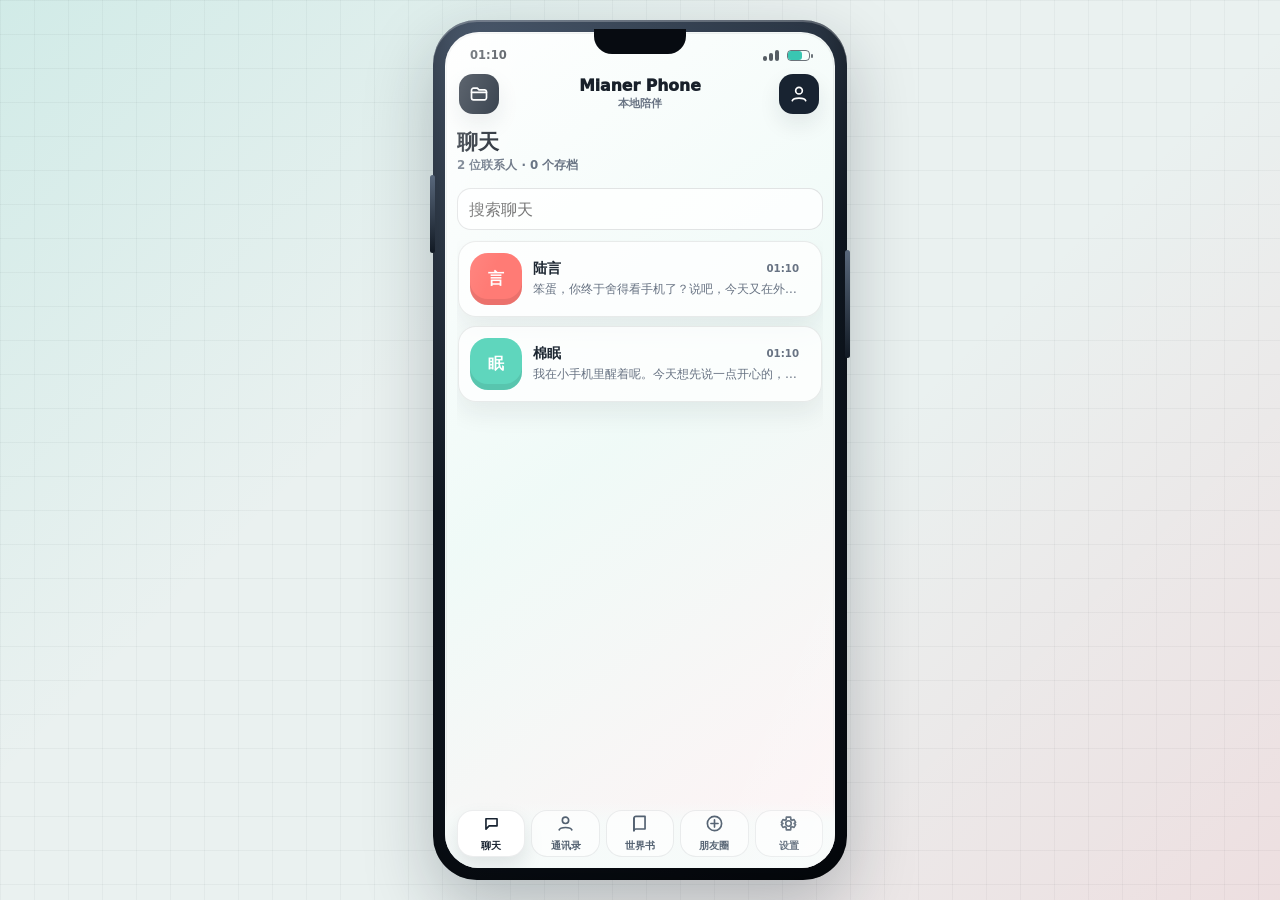
<file: index.html>
﻿<!doctype html>
<html lang="zh-CN">
<head>
  <meta charset="UTF-8">
  <meta name="viewport" content="width=device-width, initial-scale=1, viewport-fit=cover">
  <meta name="theme-color" content="#f6fbfa">
  <title>Mianer 恋人小手机</title>
  <link rel="icon" href="data:image/svg+xml,%3Csvg xmlns='http://www.w3.org/2000/svg' viewBox='0 0 64 64'%3E%3Crect width='64' height='64' rx='18' fill='%23ff7f8d'/%3E%3Cpath d='M20 23c0-5 4-9 9-9 3 0 5 1 7 4 2-3 4-4 7-4 5 0 9 4 9 9 0 11-16 21-16 21S20 34 20 23Z' fill='white'/%3E%3C/svg%3E">
  <link rel="stylesheet" href="styles.css">
  <link rel="stylesheet" href="session-upgrade.css">
</head>
<body>
  <main class="page" aria-label="Mianer 恋人小手机">
    <section class="device" aria-label="手机聊天应用">
      <div class="device-key key-left" aria-hidden="true"></div>
      <div class="device-key key-right" aria-hidden="true"></div>
      <div class="screen" id="screen">
        <header class="status-bar" aria-label="手机状态">
          <span id="clock">09:18</span>
          <span class="status-icons" aria-hidden="true">
            <span class="signal"><i></i><i></i><i></i></span>
            <span class="battery"><i></i></span>
          </span>
        </header>

        <header class="topbar">
          <button class="icon-button dark" id="globalArchiveButton" type="button" title="聊天记录管理" aria-label="聊天记录管理">
            <svg viewBox="0 0 24 24" aria-hidden="true"><path d="M3 7.5A2.5 2.5 0 0 1 5.5 5H10l2 2h6.5A2.5 2.5 0 0 1 21 9.5v7A2.5 2.5 0 0 1 18.5 19h-13A2.5 2.5 0 0 1 3 16.5v-9Z"/><path d="M3 10h18"/></svg>
          </button>
          <div class="brand">
            <strong>Mianer Phone</strong>
            <span id="connectionState">本地陪伴</span>
          </div>
          <button class="icon-button dark" id="userPersonaButton" type="button" title="User 人设" aria-label="User 人设">
            <svg viewBox="0 0 24 24" aria-hidden="true"><path d="M12 12a4 4 0 1 0 0-8 4 4 0 0 0 0 8Z"/><path d="M4 20c1.5-4 14.5-4 16 0"/></svg>
          </button>
        </header>

        <section class="viewport" aria-live="polite">
          <section class="view chat-view is-active" id="view-chat" data-view="chat" aria-label="聊天">
            <div class="chat-list-screen" id="chatListScreen">
              <div class="section-head chat-list-head">
                <div>
                  <h1>聊天</h1>
                  <p id="chatOverview">0 位联系人</p>
                </div>
              </div>
              <div class="search-row compact-search">
                <label class="sr-only" for="chatSearch">搜索聊天</label>
                <input id="chatSearch" type="search" placeholder="搜索聊天">
              </div>
              <div class="chat-list" id="chatList"></div>
            </div>

            <div class="conversation-screen" id="conversationScreen" hidden>
              <header class="conversation-head" id="conversationHead">
                <div class="conversation-left-tools">
                  <button class="icon-button light" id="backToChatsButton" type="button" title="返回聊天列表" aria-label="返回聊天列表">
                    <svg viewBox="0 0 24 24" aria-hidden="true"><path d="m15 18-6-6 6-6"/></svg>
                  </button>
                </div>
                <div class="conversation-title" id="conversationTitle"></div>
              </header>

              <section class="active-persona" id="activePersona" aria-label="当前联系人" hidden></section>
              <section class="world-hints" id="worldHints" aria-label="已命中的世界书"></section>
              <section class="messages" id="messages" aria-label="聊天记录"></section>

              <form class="composer" id="chatForm">
                <label class="sr-only" for="chatInput">输入消息</label>
                <button class="plus-button" id="plusButton" type="button" title="更多" aria-label="更多功能">
                  <svg viewBox="0 0 24 24" aria-hidden="true"><path d="M12 5v14M5 12h14"/></svg>
                </button>
                <div class="quote-preview" id="quotePreview" hidden>
                  <span id="quotePreviewText"></span>
                  <button class="quote-clear" id="clearQuoteButton" type="button" title="取消引用" aria-label="取消引用">
                    <svg viewBox="0 0 24 24" aria-hidden="true"><path d="M6 6l12 12M18 6 6 18"/></svg>
                  </button>
                </div>
                <textarea id="chatInput" rows="1" maxlength="1600" placeholder="对他说点什么..." autocomplete="off"></textarea>
                <button class="reply-button" id="replyButton" type="button" title="点击AI回复" aria-label="点击AI回复"><svg viewBox="0 0 24 24" aria-hidden="true"><path d="M12 2a10 10 0 1 0 10 10A10 10 0 0 0 12 2Z"/><path d="M12 8v5"/><path d="M12 16h.01"/></svg></button>
                <button class="send-button" id="sendButton" type="submit" title="发送" aria-label="发送消息">
                  <svg viewBox="0 0 24 24" aria-hidden="true"><path d="M4 12 20 4l-5 16-3-7-8-1Z"/><path d="m12 13 8-9"/></svg>
                </button>
              </form>
            </div>
          </section>

          <section class="view library-view" id="view-characters" data-view="characters" aria-label="通讯录">
            <div class="section-head">
              <div>
                <h1>通讯录</h1>
                <p id="characterCount">0 个联系人</p>
              </div>
              <button class="solid-button" id="addCharacterButton" type="button">添加联系人</button>
            </div>
            <div class="search-row compact-search">
              <label class="sr-only" for="characterSearch">搜索通讯录</label>
              <input id="characterSearch" type="search" placeholder="搜索姓名或人设信息">
            </div>
            <div class="contact-stats" id="contactStats"></div>
            <div class="list" id="characterList"></div>
          </section>

          <section class="view library-view" id="view-world" data-view="world" aria-label="世界书">
            <div class="section-head">
              <div>
                <h1>世界书</h1>
                <p id="worldCount">0 条设定</p>
              </div>
              <button class="solid-button" id="addWorldButton" type="button">添加条目</button>
            </div>
            <div class="search-row">
              <label class="sr-only" for="worldSearch">搜索世界书</label>
              <input id="worldSearch" type="search" placeholder="搜索标题、关键词或内容">
            </div>
            <div class="list" id="worldList"></div>
          </section>

          <section class="view moments-view" id="view-moments" data-view="moments" aria-label="朋友圈">
            <div class="section-head compact">
              <div>
                <h1>朋友圈</h1>
                <p id="momentsCount">0 条动态</p>
              </div>
              <button class="solid-button" id="addMomentButton" type="button">发动态</button>
            </div>
            <div class="moments-feed" id="momentsFeed"></div>
          </section>

          <section class="view settings-view" id="view-settings" data-view="settings" aria-label="设置">
            <div class="section-head compact">
              <div>
                <h1>设置</h1>
                <p>接口和会话</p>
              </div>
            </div>

            <form class="settings-form" id="settingsForm">
              <label>
                <span>模型平台</span>
                <select id="apiPlatform" name="platform">
                  <option value="openai">OpenAI</option>
                  <option value="gemini">Gemini</option>
                  <option value="deepseek">DeepSeek</option>
                  <option value="glm">GLM / 智谱</option>
                  <option value="MyAPI">MyAPI</option>
                </select>
              </label>
              <label>
                <span>API 地址</span>
                <input id="apiEndpoint" name="endpoint" type="url" placeholder="https://api.openai.com/v1/chat/completions" autocomplete="off">
              </label>
              <label>
                <span>API Key</span>
                <input id="apiKey" name="apiKey" type="password" placeholder="sk-... 或代理密钥" autocomplete="off">
              </label>
              <div class="two-fields">
                <label>
                  <span>模型</span>
                  <div class="select-wrapper"><select id="apiModel" name="model" style="width:100%"></select><input id="apiModelCustom" type="text" placeholder="或手动输入模型名" style="margin-top: 5px; display: none;"></div>
                </label>
                <label>
                  <span>温度</span>
                  <input id="temperature" name="temperature" type="number" min="0" max="2" step="0.01" placeholder="0.85" inputmode="decimal">
                </label>
              </div>
              <label class="checkline">
                <input id="rememberKey" name="rememberKey" type="checkbox">
                <span>在本机记住 Key</span>
              </label>
              <label class="checkline">
                <input id="manualReplyMode" name="manualReplyMode" type="checkbox"><span>手动点击按钮才会回复</span>
              </label>
              <input id="proxyMode" name="proxyMode" type="hidden" value="false">
              <input id="corsProxyMode" name="corsProxyMode" type="hidden" value="false">
              <div class="button-row">
                <button class="ghost-button" id="testButton" type="button">测试</button>
                <button class="solid-button" type="submit">保存</button>
              </div>
            </form>

            <div class="settings-actions">
              <button class="ghost-button" id="exportButton" type="button">导出设定</button>
              <button class="ghost-button" id="importButton" type="button">导入设定</button>
              <button class="danger-button" id="resetButton" type="button">恢复默认</button>
              <input class="sr-only" id="importFile" type="file" accept="application/json">
            </div>

            <p class="note" id="settingsNote">公开网页建议使用自己的服务端代理，再把代理地址填入这里。</p>
          </section>
        </section>

        <nav class="tabbar" aria-label="主导航">
          <button class="tab is-active" type="button" data-tab="chat" aria-label="聊天">
            <svg viewBox="0 0 24 24" aria-hidden="true"><path d="M5 6h14v9H9l-4 4V6Z"/></svg><span>聊天</span>
          </button>
          <button class="tab" type="button" data-tab="characters" aria-label="通讯录">
            <svg viewBox="0 0 24 24" aria-hidden="true"><path d="M12 12a4 4 0 1 0 0-8 4 4 0 0 0 0 8ZM4 20c1.5-4 14.5-4 16 0"/></svg><span>通讯录</span>
          </button>
          <button class="tab" type="button" data-tab="world" aria-label="世界书">
            <svg viewBox="0 0 24 24" aria-hidden="true"><path d="M5 5.5A2.5 2.5 0 0 1 7.5 3H19v16H7.5A2.5 2.5 0 0 0 5 21V5.5Z"/><path d="M5 5.5V21"/></svg><span>世界书</span>
          </button>
          <button class="tab" type="button" data-tab="moments" aria-label="朋友圈">
            <svg viewBox="0 0 24 24" aria-hidden="true"><path d="M12 21a9 9 0 1 0 0-18 9 9 0 0 0 0 18Z"/><path d="M7.5 12h9M12 7.5v9"/></svg><span>朋友圈</span>
          </button>
          <button class="tab" type="button" data-tab="settings" aria-label="设置">
            <svg viewBox="0 0 24 24" aria-hidden="true"><path d="M12 8.5a3.5 3.5 0 1 1 0 7 3.5 3.5 0 0 1 0-7Z"/><path d="m19 12 2-1.5-2-3.5-2.4 1a7.5 7.5 0 0 0-1.6-.9L14.7 4H9.3L9 7.1a7.5 7.5 0 0 0-1.6.9L5 7l-2 3.5L5 12l-2 1.5L5 17l2.4-1a7.5 7.5 0 0 0 1.6.9l.3 3.1h5.4l.3-3.1a7.5 7.5 0 0 0 1.6-.9L19 17l2-3.5L19 12Z"/></svg><span>设置</span>
          </button>
        </nav>

        <aside class="drawer" id="archiveDrawer" aria-hidden="true" aria-label="聊天记录管理">
          <div class="drawer-panel" role="dialog" aria-modal="true" aria-labelledby="archiveDrawerTitle">
            <div class="drawer-head">
              <div>
                <h2 id="archiveDrawerTitle">聊天记录管理</h2>
                <p id="archiveDrawerSubtitle">保存、载入和删除聊天存档。</p>
              </div>
              <button class="icon-button" id="closeArchiveDrawer" type="button" title="关闭" aria-label="关闭聊天记录管理">
                <svg viewBox="0 0 24 24" aria-hidden="true"><path d="M6 6l12 12M18 6 6 18"/></svg>
              </button>
            </div>
            <div class="archive-actions-main">
              <label class="archive-name-field">
                <span>存档名</span>
                <input id="archiveNameInput" type="text" maxlength="40" placeholder="给当前聊天命名">
              </label>
              <button class="solid-button" id="saveArchiveButton" type="button">保存当前聊天</button>
              <button class="ghost-button" id="startFreshArchiveButton" type="button">新聊天</button>
            </div>
            <div class="archive-toolbar">
              <div class="segmented" role="group" aria-label="存档筛选">
                <button class="is-active" type="button" data-archive-filter="current">当前联系人</button>
                <button type="button" data-archive-filter="all">全部</button>
              </div>
              <label class="sr-only" for="archiveSearch">搜索存档</label>
              <input id="archiveSearch" type="search" placeholder="搜索存档名">
            </div>
            <div class="archive-list" id="archiveList"></div>
          </div>
        </aside>

        <aside class="drawer" id="userPersonaDrawer" aria-hidden="true" aria-label="User 人设">
          <div class="drawer-panel" role="dialog" aria-modal="true" aria-labelledby="userPersonaDrawerTitle">
            <div class="drawer-head">
              <div>
                <h2 id="userPersonaDrawerTitle">User 人设</h2>
                <p>你的名字、头像字和人设会参与聊天提示词。</p>
              </div>
              <button class="icon-button" id="closeUserPersonaDrawer" type="button" title="关闭" aria-label="关闭 User 人设">
                <svg viewBox="0 0 24 24" aria-hidden="true"><path d="M6 6l12 12M18 6 6 18"/></svg>
              </button>
            </div>
            <form class="editor-form" id="userPersonaForm">
              <div class="two-fields user-profile-fields">
                <label>
                  <span>我的名字</span>
                  <input id="userNick" type="text" maxlength="28" placeholder="我的名字" autocomplete="off">
                </label>
                <label>
                  <span>头像字</span>
                  <input id="userAvatarText" type="text" maxlength="2" placeholder="我" autocomplete="off">
                </label>
              </div>
              <label>
                <span>我的人设</span>
                <textarea id="userPersona" rows="6" maxlength="1600" placeholder="写你的称呼、身份、关系、说话习惯和偏好"></textarea>
              </label>
              <label>
                <span>指令</span>
                <textarea id="userInstruction" rows="4" maxlength="1200" placeholder="你希望角色长期遵守的说话方式、边界或互动规则"></textarea>
              </label>
              <label>
                <span>拍一拍</span>
                <input id="userNudge" type="text" maxlength="40" placeholder="的脑袋" autocomplete="off">
              </label>
              <div class="button-row sticky-actions">
                <button class="ghost-button" id="resetUserPersonaButton" type="button">清空</button>
                <button class="solid-button" type="submit">保存</button>
              </div>
            </form>
          </div>
        </aside>

        <aside class="drawer" id="characterDrawer" aria-hidden="true" aria-label="编辑联系人">
          <div class="drawer-panel" role="dialog" aria-modal="true" aria-labelledby="characterDrawerTitle">
            <div class="drawer-head">
              <div>
                <h2 id="characterDrawerTitle">编辑联系人</h2>
                <p>TA 的关系、边界和说话习惯都会保存到本机。</p>
              </div>
              <button class="icon-button" id="closeCharacterDrawer" type="button" title="关闭" aria-label="关闭联系人编辑">
                <svg viewBox="0 0 24 24" aria-hidden="true"><path d="M6 6l12 12M18 6 6 18"/></svg>
              </button>
            </div>
            <form class="editor-form" id="characterForm">
              <input id="characterId" type="hidden">
              <div class="three-fields">
                <label>
                  <span>名字</span>
                  <input id="characterName" type="text" maxlength="24" placeholder="未命名联系人">
                </label>
                <label>
                  <span>头像字</span>
                  <input id="characterAvatar" type="text" maxlength="2" placeholder="TA">
                </label>
                <label>
                  <span>主色</span>
                  <input id="characterColor" type="color">
                </label>
              </div>
              <input id="characterTitle" type="hidden">
              <div class="mode-switches" aria-label="模式切换">
                <label class="mode-chip"><input id="modeOnline" name="characterMode" value="online" type="checkbox" checked><span>线上模式</span></label>
                <label class="mode-chip"><input id="modeOffline" name="characterMode" value="offline" type="checkbox"><span>线下模式</span></label>
                <label class="mode-chip"><input id="modeInnerVoice" name="characterMode" value="innerVoice" type="checkbox"><span>心声模式</span></label>
                <label class="mode-chip"><input id="modeDistance" name="characterMode" value="distance" type="checkbox"><span>异地模式</span></label>
              </div>
              <label>
                <span>人设信息</span>
                <textarea id="characterIntro" rows="4" maxlength="1600" placeholder="写事实、关系、称呼习惯、雷点、边界和相处记忆"></textarea>
              </label>
              <label>
                <span>开场白</span>
                <textarea id="characterGreeting" rows="3" maxlength="420" placeholder="可留空，不填就不会自动生成开场消息"></textarea>
              </label>
              <textarea id="characterSystem" hidden></textarea>
              <label><span>绑定/关联世界书设定项目</span><div id="characterWorldBooks" style="display: flex; flex-direction: column; gap: 8px; max-height: 150px; overflow-y: auto; background: rgba(24,32,42,0.03); border: 1px solid rgba(24,32,42,0.08); padding: 10px; border-radius: 14px; margin-top: 5px;"></div>
              </label>
              <div class="button-row sticky-actions">
                <button class="ghost-button" id="duplicateCharacterButton" type="button">复制</button>
                <button class="solid-button" type="submit">保存联系人</button>
              </div>
            </form>
          </div>
        </aside>

        <aside class="drawer" id="worldDrawer" aria-hidden="true" aria-label="编辑世界书">
          <div class="drawer-panel" role="dialog" aria-modal="true" aria-labelledby="worldDrawerTitle">
            <div class="drawer-head">
              <div>
                <h2 id="worldDrawerTitle">编辑世界书</h2>
                <p>命中关键词后会注入到当前联系人的提示词里。</p>
              </div>
              <button class="icon-button" id="closeWorldDrawer" type="button" title="关闭" aria-label="关闭世界书编辑">
                <svg viewBox="0 0 24 24" aria-hidden="true"><path d="M6 6l12 12M18 6 6 18"/></svg>
              </button>
            </div>
            <form class="editor-form" id="worldForm">
              <input id="worldId" type="hidden">
              <label>
                <span>标题</span>
                <input id="worldTitle" type="text" maxlength="50" placeholder="未命名设定">
              </label>
              <div class="two-fields">
                <label>
                  <span>范围</span>
                  <select id="worldScope"></select>
                </label>
                <label>
                  <span>优先级</span>
                  <input id="worldPriority" type="number" min="0" max="100" step="1" placeholder="10">
                </label>
              </div>
              <label>
                <span>触发关键词</span>
                <input id="worldKeywords" type="text" placeholder="睡前, 回家, 牵手">
              </label>
              <label class="checkline">
                <input id="worldAlways" type="checkbox">
                <span>始终注入</span>
              </label>
              <label class="checkline">
                <input id="worldEnabled" type="checkbox">
                <span>启用条目</span>
              </label>
              <label>
                <span>设定内容</span>
                <textarea id="worldContent" rows="8" maxlength="2600" placeholder="可留空"></textarea>
              </label>
              <div class="button-row sticky-actions">
                <button class="ghost-button" id="duplicateWorldButton" type="button">复制</button>
                <button class="solid-button" type="submit">保存条目</button>
              </div>
            </form>
          </div>
        </aside>

        <aside class="drawer" id="momentDrawer" aria-hidden="true" aria-label="发布朋友圈">
          <div class="drawer-panel" role="dialog" aria-modal="true" aria-labelledby="momentDrawerTitle">
            <div class="drawer-head">
              <div>
                <h2 id="momentDrawerTitle">发动态</h2>
                <p>这一条会保存在本机朋友圈里。</p>
              </div>
              <button class="icon-button" id="closeMomentDrawer" type="button" title="关闭" aria-label="关闭朋友圈编辑">
                <svg viewBox="0 0 24 24" aria-hidden="true"><path d="M6 6l12 12M18 6 6 18"/></svg>
              </button>
            </div>
            <form class="editor-form" id="momentForm">
              <label>
                <span>内容</span>
                <textarea id="momentContent" rows="5" maxlength="600" placeholder="写一条朋友圈"></textarea>
              </label>
              <label>
                <span>可见角色</span>
                <select id="momentAudience"></select>
              </label>
              <div class="button-row sticky-actions">
                <button class="ghost-button" id="clearMomentButton" type="button">清空</button>
                <button class="solid-button" type="submit">发布</button>
              </div>
            </form>
          </div>
        </aside>

        <aside class="action-sheet" id="transferSheet" aria-hidden="true" aria-label="转账">
          <div class="sheet-card" role="dialog" aria-modal="true" aria-labelledby="transferSheetTitle">
            <div class="sheet-head">
              <h2 id="transferSheetTitle">转账</h2>
              <button class="icon-button" id="closeTransferSheet" type="button" title="关闭" aria-label="关闭转账">
                <svg viewBox="0 0 24 24" aria-hidden="true"><path d="M6 6l12 12M18 6 6 18"/></svg>
              </button>
            </div>
            <form class="transfer-form" id="transferForm">
              <label class="amount-field">
                <span>￥</span>
                <input id="transferAmount" type="number" min="0.01" max="999999" step="0.01" inputmode="decimal" placeholder="0.00">
              </label>
              <label>
                <span>转账说明</span>
                <input id="transferNote" type="text" maxlength="40" placeholder="不用写也可以">
              </label>
              <button class="transfer-submit" type="submit">确认转账</button>
            </form>
          </div>
        </aside>
      </div>
    </section>
  </main>

  <script src="session-upgrade.js"></script>
  <script src="app.js"></script>
</body>
</html>
</file>
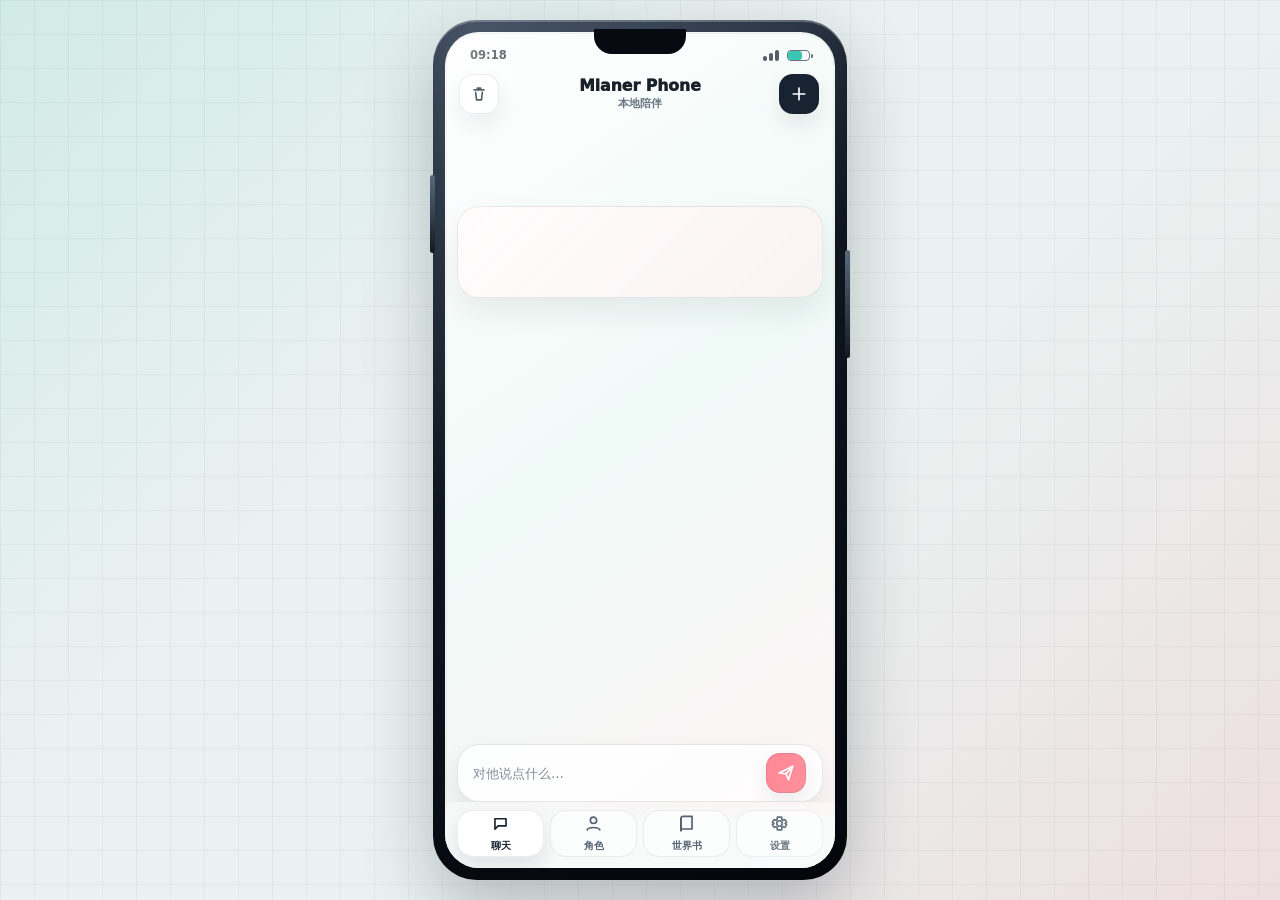
<file: outputs/index.html>
﻿<!doctype html>
<html lang="zh-CN">
<head>
  <meta charset="UTF-8">
  <meta name="viewport" content="width=device-width, initial-scale=1, viewport-fit=cover">
  <meta name="theme-color" content="#f6fbfa">
  <title>Mianer 恋人小手机</title>
  <link rel="stylesheet" href="styles.css">
</head>
<body>
  <main class="page" aria-label="Mianer 恋人小手机">
    <section class="device" aria-label="手机聊天应用">
      <div class="device-key key-left" aria-hidden="true"></div>
      <div class="device-key key-right" aria-hidden="true"></div>
      <div class="screen" id="screen">
        <header class="status-bar" aria-label="手机状态">
          <span id="clock">09:18</span>
          <span class="status-icons" aria-hidden="true">
            <span class="signal"><i></i><i></i><i></i></span>
            <span class="battery"><i></i></span>
          </span>
        </header>

        <header class="topbar">
          <button class="icon-button" id="clearChatButton" type="button" title="清空当前聊天" aria-label="清空当前聊天">
            <svg viewBox="0 0 24 24" aria-hidden="true"><path d="M7 7h10M10 7V5h4v2M8 10l1 9h6l1-9M6 7h12"/></svg>
          </button>
          <div class="brand">
            <strong>Mianer Phone</strong>
            <span id="connectionState">本地陪伴</span>
          </div>
          <button class="icon-button dark" id="newButton" type="button" title="新建" aria-label="新建">
            <svg viewBox="0 0 24 24" aria-hidden="true"><path d="M12 5v14M5 12h14"/></svg>
          </button>
        </header>

        <section class="viewport" aria-live="polite">
          <section class="view chat-view is-active" id="view-chat" data-view="chat" aria-label="聊天">
            <nav class="character-strip" id="characterStrip" aria-label="选择角色"></nav>

            <section class="active-persona" id="activePersona" aria-label="当前角色"></section>

            <section class="world-hints" id="worldHints" aria-label="已命中的世界书"></section>

            <section class="messages" id="messages" aria-label="聊天记录"></section>

            <form class="composer" id="chatForm">
              <label class="sr-only" for="chatInput">输入消息</label>
              <textarea id="chatInput" rows="1" maxlength="1600" placeholder="对他说点什么..." autocomplete="off"></textarea>
              <button class="reply-button" id="replyButton" type="button" title="点击AI回复" style="display:none; margin-right: 5px;"><svg viewBox="0 0 24 24" aria-hidden="true"><path d="M12 2a10 10 0 1 0 10 10A10 10 0 0 0 12 2zm1 14H11v-2h2zm0-3H11V7h2z"/></svg></button><button class="send-button" id="sendButton" type="submit" title="发送" aria-label="发送消息">
                <svg viewBox="0 0 24 24" aria-hidden="true"><path d="M4 12 20 4l-5 16-3-7-8-1Z"/><path d="m12 13 8-9"/></svg>
              </button>
            </form>
          </section>

          <section class="view library-view" id="view-characters" data-view="characters" aria-label="角色库">
            <div class="section-head">
              <div>
                <h1>角色</h1>
                <p id="characterCount">0 个角色</p>
              </div>
              <button class="solid-button" id="addCharacterButton" type="button">添加角色</button>
            </div>
            <div class="list" id="characterList"></div>
          </section>

          <section class="view library-view" id="view-world" data-view="world" aria-label="世界书">
            <div class="section-head">
              <div>
                <h1>世界书</h1>
                <p id="worldCount">0 条设定</p>
              </div>
              <button class="solid-button" id="addWorldButton" type="button">添加条目</button>
            </div>
            <div class="search-row">
              <label class="sr-only" for="worldSearch">搜索世界书</label>
              <input id="worldSearch" type="search" placeholder="搜索标题、关键词或内容">
            </div>
            <div class="list" id="worldList"></div>
          </section>

          <section class="view settings-view" id="view-settings" data-view="settings" aria-label="设置">
            <div class="section-head compact">
              <div>
                <h1>设置</h1>
                <p>OpenAI 兼容接口</p>
              </div>
            </div>

            <form class="settings-form" id="settingsForm">
              <label>
                <span>API 地址</span>
                <input id="apiEndpoint" name="endpoint" type="url" placeholder="https://api.openai.com/v1/chat/completions" autocomplete="off">
              </label>
              <label>
                <span>API Key</span>
                <input id="apiKey" name="apiKey" type="password" placeholder="sk-... 或代理密钥" autocomplete="off">
              </label>
              <div class="two-fields">
                <label>
                  <span>模型</span>
                  <div class="select-wrapper"><select id="apiModel" name="model" style="width:100%"></select><input id="apiModelCustom" type="text" placeholder="或手动输入模型名" style="margin-top: 5px; display: none;"></div>
                </label>
                <label>
                  <span>温度</span>
                  <input id="temperature" name="temperature" type="number" min="0" max="2" step="0.1" placeholder="0.85">
                </label>
              </div>
              <label class="checkline">
                <input id="rememberKey" name="rememberKey" type="checkbox">
                <span>在本机记住 Key</span></label><label class="checkline"><input id="manualReplyMode" name="manualReplyMode" type="checkbox"><span>手动点击按钮才会回复</span>
              </label>
              <label class="checkline">
                <input id="proxyMode" name="proxyMode" type="checkbox">
                <span>代理不需要前端 Key</span></label><label class="checkline"><input id="corsProxyMode" name="proxyMode" type="checkbox"><span>跨域(CORS)应急兼容模式(通过中转请求)</span>
              </label>
              <div class="button-row">
                <button class="ghost-button" id="testButton" type="button">测试</button>
                <button class="solid-button" type="submit">保存</button>
              </div>
            </form>

            <div class="settings-actions">
              <button class="ghost-button" id="exportButton" type="button">导出设定</button>
              <button class="ghost-button" id="importButton" type="button">导入设定</button>
              <button class="danger-button" id="resetButton" type="button">恢复默认</button>
              <input class="sr-only" id="importFile" type="file" accept="application/json">
            </div>

            <p class="note" id="settingsNote">公开网页建议使用自己的服务端代理，再把代理地址填入这里。</p>
          </section>
        </section>

        <nav class="tabbar" aria-label="主导航">
          <button class="tab is-active" type="button" data-tab="chat" aria-label="聊天">
            <svg viewBox="0 0 24 24" aria-hidden="true"><path d="M5 6h14v9H9l-4 4V6Z"/></svg><span>聊天</span>
          </button>
          <button class="tab" type="button" data-tab="characters" aria-label="角色">
            <svg viewBox="0 0 24 24" aria-hidden="true"><path d="M12 12a4 4 0 1 0 0-8 4 4 0 0 0 0 8ZM4 20c1.5-4 14.5-4 16 0"/></svg><span>角色</span>
          </button>
          <button class="tab" type="button" data-tab="world" aria-label="世界书">
            <svg viewBox="0 0 24 24" aria-hidden="true"><path d="M5 5.5A2.5 2.5 0 0 1 7.5 3H19v16H7.5A2.5 2.5 0 0 0 5 21V5.5Z"/><path d="M5 5.5V21"/></svg><span>世界书</span>
          </button>
          <button class="tab" type="button" data-tab="settings" aria-label="设置">
            <svg viewBox="0 0 24 24" aria-hidden="true"><path d="M12 8.5a3.5 3.5 0 1 1 0 7 3.5 3.5 0 0 1 0-7Z"/><path d="m19 12 2-1.5-2-3.5-2.4 1a7.5 7.5 0 0 0-1.6-.9L14.7 4H9.3L9 7.1a7.5 7.5 0 0 0-1.6.9L5 7l-2 3.5L5 12l-2 1.5L5 17l2.4-1a7.5 7.5 0 0 0 1.6.9l.3 3.1h5.4l.3-3.1a7.5 7.5 0 0 0 1.6-.9L19 17l2-3.5L19 12Z"/></svg><span>设置</span>
          </button>
        </nav>

        <aside class="drawer" id="characterDrawer" aria-hidden="true" aria-label="编辑角色">
          <div class="drawer-panel" role="dialog" aria-modal="true" aria-labelledby="characterDrawerTitle">
            <div class="drawer-head">
              <div>
                <h2 id="characterDrawerTitle">编辑角色</h2>
                <p>他的性格、开场白和提示词都会保存到本机。</p>
              </div>
              <button class="icon-button" id="closeCharacterDrawer" type="button" title="关闭" aria-label="关闭角色编辑">
                <svg viewBox="0 0 24 24" aria-hidden="true"><path d="M6 6l12 12M18 6 6 18"/></svg>
              </button>
            </div>
            <form class="editor-form" id="characterForm">
              <input id="characterId" type="hidden">
              <div class="three-fields">
                <label>
                  <span>名字</span>
                  <input id="characterName" type="text" maxlength="24" required>
                </label>
                <label>
                  <span>头像字</span>
                  <input id="characterAvatar" type="text" maxlength="2" required>
                </label>
                <label>
                  <span>主色</span>
                  <input id="characterColor" type="color" required>
                </label>
              </div>
              <label>
                <span>身份</span>
                <input id="characterTitle" type="text" maxlength="40" required>
              </label>
              <label>
                <span>标签</span>
                <input id="characterTags" type="text" placeholder="温柔, 克制, 会哄人">
              </label>
              <label>
                <span>简介</span>
                <textarea id="characterIntro" rows="2" maxlength="180" required></textarea>
              </label>
              <label>
                <span>开场白</span>
                <textarea id="characterGreeting" rows="3" maxlength="420" required></textarea>
              </label>
              <label>
                <span>角色提示词</span>
                <textarea id="characterSystem" rows="7" maxlength="2600" required></textarea></label><label><span>绑定/关联世界书设定项目</span><div id="characterWorldBooks" style="display: flex; flex-direction: column; gap: 8px; max-height: 150px; overflow-y: auto; background: rgba(24,32,42,0.03); border: 1px solid rgba(24,32,42,0.08); padding: 10px; border-radius: 14px; margin-top: 5px;"></div>
              </label>
              <div class="button-row sticky-actions">
                <button class="ghost-button" id="duplicateCharacterButton" type="button">复制</button>
                <button class="solid-button" type="submit">保存角色</button>
              </div>
            </form>
          </div>
        </aside>

        <aside class="drawer" id="worldDrawer" aria-hidden="true" aria-label="编辑世界书">
          <div class="drawer-panel" role="dialog" aria-modal="true" aria-labelledby="worldDrawerTitle">
            <div class="drawer-head">
              <div>
                <h2 id="worldDrawerTitle">编辑世界书</h2>
                <p>命中关键词后会注入到角色提示词里。</p>
              </div>
              <button class="icon-button" id="closeWorldDrawer" type="button" title="关闭" aria-label="关闭世界书编辑">
                <svg viewBox="0 0 24 24" aria-hidden="true"><path d="M6 6l12 12M18 6 6 18"/></svg>
              </button>
            </div>
            <form class="editor-form" id="worldForm">
              <input id="worldId" type="hidden">
              <label>
                <span>标题</span>
                <input id="worldTitle" type="text" maxlength="50" required>
              </label>
              <div class="two-fields">
                <label>
                  <span>范围</span>
                  <select id="worldScope"></select>
                </label>
                <label>
                  <span>优先级</span>
                  <input id="worldPriority" type="number" min="0" max="100" step="1" required>
                </label>
              </div>
              <label>
                <span>触发关键词</span>
                <input id="worldKeywords" type="text" placeholder="睡前, 回家, 牵手">
              </label>
              <label class="checkline">
                <input id="worldAlways" type="checkbox">
                <span>始终注入</span>
              </label>
              <label class="checkline">
                <input id="worldEnabled" type="checkbox">
                <span>启用条目</span>
              </label>
              <label>
                <span>设定内容</span>
                <textarea id="worldContent" rows="8" maxlength="2600" required></textarea>
              </label>
              <div class="button-row sticky-actions">
                <button class="ghost-button" id="duplicateWorldButton" type="button">复制</button>
                <button class="solid-button" type="submit">保存条目</button>
              </div>
            </form>
          </div>
        </aside>
      </div>
    </section>
  </main>

  <script src="app.js"></script>
</body>
</html>
</file>
<file: styles.css>
:root {
  color-scheme: light;
  --ink: #18202a;
  --muted: #687383;
  --soft: #f6fbfa;
  --surface: rgba(255, 255, 255, 0.82);
  --line: rgba(24, 32, 42, 0.12);
  --accent: #ff7f8d;
  --accent-2: #39c6b2;
  --blue: #6a9df8;
  --yellow: #f4c85f;
  --shadow: 0 26px 68px rgba(17, 26, 40, 0.25);
  --active-color: #ff7f8d;
  --active-soft: rgba(255, 127, 141, 0.18);
  font-family: Inter, ui-sans-serif, system-ui, -apple-system, BlinkMacSystemFont, "Segoe UI", "Microsoft YaHei", sans-serif;
}

* {
  box-sizing: border-box;
}

html,
body {
  min-height: 100%;
}

body {
  margin: 0;
  color: var(--ink);
  background:
    linear-gradient(135deg, rgba(57, 198, 178, 0.14), transparent 36%),
    linear-gradient(315deg, rgba(255, 127, 141, 0.16), transparent 40%),
    #eaf1f0;
  overflow: hidden;
}

button,
input,
textarea,
select {
  font: inherit;
}

button {
  border: 0;
  cursor: pointer;
}

svg {
  width: 20px;
  height: 20px;
  fill: none;
  stroke: currentColor;
  stroke-width: 2;
  stroke-linecap: round;
  stroke-linejoin: round;
}

.page {
  min-height: 100svh;
  display: grid;
  place-items: center;
  padding: 16px;
  background-image:
    linear-gradient(rgba(24, 32, 42, 0.045) 1px, transparent 1px),
    linear-gradient(90deg, rgba(24, 32, 42, 0.04) 1px, transparent 1px);
  background-size: 34px 34px;
}

.device {
  position: relative;
  width: min(414px, calc(100vw - 24px));
  height: clamp(660px, calc(100svh - 32px), 860px);
  padding: 12px;
  border-radius: 44px;
  background:
    linear-gradient(145deg, #4d5c70, #111a25 43%, #060a10 100%);
  box-shadow:
    inset 0 2px 0 rgba(255, 255, 255, 0.24),
    inset 0 -24px 42px rgba(0, 0, 0, 0.42),
    var(--shadow);
}

.device::before {
  content: "";
  position: absolute;
  top: 9px;
  left: 50%;
  width: 92px;
  height: 25px;
  border-radius: 0 0 18px 18px;
  transform: translateX(-50%);
  background: #070b11;
  z-index: 5;
}

.device-key {
  position: absolute;
  width: 5px;
  border-radius: 999px;
  background: linear-gradient(#59687c, #111923);
}

.key-left {
  left: -3px;
  top: 155px;
  height: 78px;
}

.key-right {
  right: -3px;
  top: 230px;
  height: 108px;
}

.screen {
  position: relative;
  height: 100%;
  overflow: hidden;
  display: grid;
  grid-template-rows: 36px 56px 1fr 66px;
  border-radius: 34px;
  background:
    linear-gradient(145deg, rgba(255, 255, 255, 0.92), rgba(239, 250, 247, 0.92) 48%, rgba(255, 242, 244, 0.92)),
    #f6fbfa;
  box-shadow:
    inset 0 0 0 1px rgba(255, 255, 255, 0.42),
    inset 0 0 0 2px rgba(24, 32, 42, 0.06);
}

.screen::after {
  content: "";
  position: absolute;
  inset: 0;
  pointer-events: none;
  background: linear-gradient(112deg, rgba(255, 255, 255, 0.38), transparent 20%, transparent 78%, rgba(255, 255, 255, 0.22));
  z-index: 50;
}

.status-bar {
  position: relative;
  z-index: 7;
  display: flex;
  align-items: center;
  justify-content: space-between;
  padding: 10px 25px 0;
  font-size: 0.72rem;
  font-weight: 850;
  color: rgba(24, 32, 42, 0.82);
}

.status-icons {
  display: inline-flex;
  align-items: center;
  gap: 8px;
}

.signal {
  display: inline-grid;
  grid-template-columns: repeat(3, 4px);
  gap: 2px;
  height: 12px;
  align-items: end;
}

.signal i {
  width: 4px;
  border-radius: 4px;
  background: rgba(24, 32, 42, 0.72);
}

.signal i:nth-child(1) { height: 5px; }
.signal i:nth-child(2) { height: 8px; }
.signal i:nth-child(3) { height: 11px; }

.battery {
  position: relative;
  width: 23px;
  height: 11px;
  border: 1.5px solid rgba(24, 32, 42, 0.62);
  border-radius: 4px;
}

.battery::after {
  content: "";
  position: absolute;
  right: -4px;
  top: 3px;
  width: 2px;
  height: 4px;
  border-radius: 2px;
  background: rgba(24, 32, 42, 0.62);
}

.battery i {
  display: block;
  width: 68%;
  height: 100%;
  border-radius: 3px;
  background: var(--accent-2);
}

.topbar {
  position: relative;
  z-index: 8;
  display: grid;
  grid-template-columns: 42px 1fr 42px;
  gap: 8px;
  align-items: center;
  padding: 4px 14px 8px;
}

.topbar-spacer {
  width: 40px;
  height: 40px;
}

.brand {
  min-width: 0;
  text-align: center;
  display: grid;
  gap: 2px;
}

.brand strong {
  font-size: 0.98rem;
  line-height: 1.05;
  font-weight: 950;
}

.brand span {
  min-width: 0;
  color: var(--muted);
  font-size: 0.66rem;
  line-height: 1.2;
  font-weight: 780;
  white-space: nowrap;
  overflow: hidden;
  text-overflow: ellipsis;
}

.icon-button,
.send-button {
  width: 40px;
  height: 40px;
  display: grid;
  place-items: center;
  border-radius: 14px;
  color: #263341;
  background: rgba(255, 255, 255, 0.76);
  border: 1px solid rgba(24, 32, 42, 0.1);
  box-shadow: 0 10px 22px rgba(24, 32, 42, 0.09);
  transition: transform 150ms ease, background 150ms ease, box-shadow 150ms ease;
}

.icon-button.dark {
  color: #fff;
  background: #182331;
}

.icon-button:hover,
.send-button:hover,
.tab:hover,
.solid-button:hover,
.ghost-button:hover,
.danger-button:hover {
  transform: translateY(-1px);
}

button:focus-visible,
input:focus-visible,
textarea:focus-visible,
select:focus-visible {
  outline: 3px solid rgba(106, 157, 248, 0.45);
  outline-offset: 2px;
}

.viewport {
  min-height: 0;
  overflow: hidden;
  padding: 0 12px;
}

.view {
  height: 100%;
  min-height: 0;
  display: none;
}

.view.is-active {
  display: grid;
}

.chat-view {
  grid-template-rows: auto auto auto 1fr auto;
  gap: 8px;
}

.character-strip {
  min-height: 74px;
  display: grid;
  grid-auto-flow: column;
  grid-auto-columns: 78px;
  gap: 8px;
  overflow-x: auto;
  padding: 2px 2px 8px;
  scrollbar-width: none;
}

.character-strip::-webkit-scrollbar,
.messages::-webkit-scrollbar,
.list::-webkit-scrollbar,
.drawer-panel::-webkit-scrollbar {
  display: none;
}

.character-pill {
  height: 66px;
  display: grid;
  grid-template-rows: 30px auto auto;
  justify-items: center;
  align-items: center;
  gap: 2px;
  padding: 7px 6px;
  border-radius: 18px;
  color: #1d2732;
  background: rgba(255, 255, 255, 0.58);
  border: 1px solid rgba(24, 32, 42, 0.08);
  box-shadow: 0 10px 20px rgba(24, 32, 42, 0.07);
}

.character-pill.is-active {
  background: #fff;
  border-color: rgba(24, 32, 42, 0.22);
  box-shadow: 0 14px 26px rgba(24, 32, 42, 0.12);
}

.avatar,
.avatar-big,
.bubble-avatar {
  display: grid;
  place-items: center;
  color: #fff;
  font-weight: 950;
  background: var(--active-color);
  box-shadow: inset 0 -6px 0 rgba(0, 0, 0, 0.08);
}

.avatar {
  width: 30px;
  height: 30px;
  border-radius: 12px;
  font-size: 0.85rem;
}

.character-pill strong,
.character-pill span {
  max-width: 100%;
  overflow: hidden;
  text-overflow: ellipsis;
  white-space: nowrap;
}

.character-pill strong {
  font-size: 0.68rem;
  line-height: 1;
  font-weight: 950;
}

.character-pill span {
  color: var(--muted);
  font-size: 0.58rem;
  line-height: 1;
  font-weight: 750;
}

.active-persona {
  min-height: 92px;
  display: grid;
  grid-template-columns: 64px 1fr 34px;
  gap: 10px;
  align-items: center;
  padding: 10px;
  border-radius: 22px;
  background:
    linear-gradient(135deg, rgba(255, 255, 255, 0.88), rgba(255, 255, 255, 0.52)),
    var(--active-soft);
  border: 1px solid rgba(24, 32, 42, 0.09);
  box-shadow: 0 14px 30px rgba(24, 32, 42, 0.08);
}

.avatar-big {
  width: 62px;
  height: 62px;
  border-radius: 21px;
  font-size: 1.25rem;
  border: 0;
  padding: 0;
  cursor: pointer;
}

.persona-copy {
  min-width: 0;
  display: grid;
  gap: 5px;
}

.persona-copy h1 {
  margin: 0;
  font-size: 1.04rem;
  line-height: 1.08;
  font-weight: 950;
}

.persona-copy p {
  margin: 0;
  color: #475466;
  font-size: 0.75rem;
  line-height: 1.34;
  font-weight: 650;
  display: -webkit-box;
  -webkit-line-clamp: 2;
  -webkit-box-orient: vertical;
  overflow: hidden;
}

.tag-row,
.hint-row {
  display: flex;
  flex-wrap: wrap;
  gap: 5px;
}

.tag,
.hint {
  max-width: 100%;
  padding: 4px 7px;
  border-radius: 999px;
  font-size: 0.58rem;
  line-height: 1;
  font-weight: 850;
  color: rgba(24, 32, 42, 0.7);
  background: rgba(255, 255, 255, 0.68);
  border: 1px solid rgba(24, 32, 42, 0.07);
  white-space: nowrap;
  overflow: hidden;
  text-overflow: ellipsis;
}

.persona-edit {
  width: 32px;
  height: 32px;
  border-radius: 12px;
}

.world-hints {
  min-height: 30px;
  display: flex;
  align-items: center;
  overflow-x: auto;
  padding: 0 1px 2px;
}

.hint-row {
  flex-wrap: nowrap;
}

.messages {
  min-height: 0;
  overflow-y: auto;
  display: flex;
  flex-direction: column;
  gap: 9px;
  padding: 2px 2px 8px;
  scrollbar-width: none;
}

.message {
  max-width: 90%;
  display: grid;
  gap: 3px;
  animation: rise 180ms ease-out both;
}

.message.assistant {
  align-self: flex-start;
  grid-template-columns: 27px 1fr;
}

.message.user {
  align-self: flex-end;
}

.bubble-avatar {
  width: 27px;
  height: 27px;
  border-radius: 10px;
  align-self: end;
  font-size: 0.72rem;
}

.bubble {
  padding: 10px 11px;
  border-radius: 17px;
  color: #1f2b38;
  background: rgba(255, 255, 255, 0.84);
  border: 1px solid rgba(24, 32, 42, 0.08);
  box-shadow: 0 10px 20px rgba(24, 32, 42, 0.08);
  font-size: 0.82rem;
  line-height: 1.45;
  white-space: pre-wrap;
  word-break: break-word;
}

.assistant .bubble {
  border-bottom-left-radius: 6px;
}

.message.inner-voice {
  grid-template-columns: 27px minmax(0, 1fr);
  max-width: 88%;
  margin-top: -3px;
}

.inner-voice-line {
  color: #7f8894;
  background: transparent;
  border: 0;
  box-shadow: none;
  font-size: 0.76rem;
  line-height: 1.45;
  font-style: italic;
  padding: 0 2px;
  white-space: pre-wrap;
  word-break: break-word;
}

.message.inner-voice .message-meta {
  color: rgba(127, 136, 148, 0.72);
}

.user .bubble {
  border-bottom-right-radius: 6px;
  color: #fff;
  background: linear-gradient(135deg, #1f2b38, #3c5067);
}

.message-meta {
  grid-column: 2;
  color: rgba(104, 115, 131, 0.84);
  font-size: 0.58rem;
  font-weight: 780;
}

.user .message-meta {
  grid-column: auto;
  text-align: right;
}

.typing {
  display: inline-flex;
  gap: 4px;
  align-items: center;
  height: 16px;
}

.typing i {
  width: 6px;
  height: 6px;
  border-radius: 999px;
  background: var(--active-color);
  animation: blink 900ms ease-in-out infinite;
}

.typing i:nth-child(2) { animation-delay: 140ms; }
.typing i:nth-child(3) { animation-delay: 280ms; }

.composer {
  min-height: 52px;
  display: grid;
  grid-template-columns: 38px 1fr auto auto;
  grid-auto-flow: row dense;
  gap: 8px;
  align-items: end;
  padding: 8px;
  border-radius: 22px;
  background: rgba(255, 255, 255, 0.82);
  border: 1px solid rgba(24, 32, 42, 0.11);
  box-shadow: 0 14px 26px rgba(24, 32, 42, 0.09);
}

.composer textarea {
  width: 100%;
  grid-column: 2;
  max-height: 96px;
  min-height: 36px;
  resize: none;
  border: 0;
  outline: 0;
  background: transparent;
  color: var(--ink);
  padding: 8px 7px 7px;
  font-size: 0.84rem;
  line-height: 1.35;
}

.composer textarea::placeholder {
  color: rgba(104, 115, 131, 0.82);
}

.send-button {
  grid-column: 4;
  color: #fff;
  background: var(--active-color);
}

.plus-button {
  grid-column: 1;
  width: 38px;
  height: 38px;
  display: grid;
  place-items: center;
  border-radius: 14px;
  color: #263341;
  background: rgba(24, 32, 42, 0.06);
  border: 1px solid rgba(24, 32, 42, 0.08);
}

.quote-preview {
  grid-column: 1 / -1;
  min-height: 30px;
  display: grid;
  grid-template-columns: 1fr 28px;
  align-items: center;
  gap: 6px;
  padding: 5px 6px 5px 10px;
  border-radius: 12px;
  color: #465466;
  background: rgba(24, 32, 42, 0.06);
  font-size: 0.68rem;
  line-height: 1.2;
}

.quote-preview[hidden] {
  display: none !important;
}

.quote-preview span {
  min-width: 0;
  overflow: hidden;
  text-overflow: ellipsis;
  white-space: nowrap;
}

.quote-clear {
  width: 28px;
  height: 28px;
  display: grid;
  place-items: center;
  border-radius: 10px;
  color: #526070;
  background: rgba(255, 255, 255, 0.64);
}

.quoted-line {
  display: grid;
  gap: 2px;
  margin: 0 0 6px;
  padding: 6px 8px;
  border-left: 3px solid rgba(255, 127, 141, 0.8);
  border-radius: 9px;
  background: rgba(255, 255, 255, 0.2);
  font-size: 0.68rem;
}

.assistant .quoted-line {
  background: rgba(24, 32, 42, 0.05);
}

.quoted-line span {
  overflow: hidden;
  text-overflow: ellipsis;
  white-space: nowrap;
}

.message-notice {
  align-self: center;
  max-width: 86%;
  padding: 5px 10px;
  border-radius: 999px;
  color: rgba(104, 115, 131, 0.9);
  background: rgba(24, 32, 42, 0.06);
  font-size: 0.68rem;
  line-height: 1.25;
  text-align: center;
}

.message-menu {
  position: fixed;
  z-index: 200;
  display: flex;
  gap: 4px;
  padding: 5px;
  border-radius: 14px;
  background: rgba(24, 32, 42, 0.96);
  box-shadow: 0 14px 30px rgba(24, 32, 42, 0.22);
}

.message-menu button {
  min-width: 58px;
  min-height: 32px;
  border-radius: 10px;
  color: #fff;
  background: transparent;
  font-size: 0.72rem;
  font-weight: 850;
}

.message-menu button:active {
  background: rgba(255, 255, 255, 0.14);
}

.transfer-bubble {
  min-width: 190px;
  padding: 0;
  overflow: hidden;
  background: linear-gradient(135deg, #f4b24d, #ef8d3b) !important;
  color: #fff !important;
}

.transfer-bubble.is-received {
  background: linear-gradient(135deg, #b6b6b6, #8f8f8f) !important;
  color: rgba(255, 255, 255, 0.9) !important;
}

.transfer-card {
  display: grid;
  grid-template-columns: 42px 1fr;
  gap: 9px;
  align-items: center;
  padding: 11px;
}

.transfer-icon {
  width: 42px;
  height: 42px;
  display: grid;
  place-items: center;
  border-radius: 12px;
  color: #e8852f;
  background: #fff;
  font-weight: 950;
}

.transfer-card strong,
.transfer-card p,
.transfer-card small {
  display: block;
  margin: 0;
}

.transfer-card small {
  margin-top: 3px;
  opacity: 0.78;
  font-size: 0.66rem;
}

.transfer-bubble.is-received .transfer-card small {
  opacity: 0.95;
}

.action-sheet {
  position: absolute;
  inset: 0;
  z-index: 70;
  display: grid;
  align-items: end;
  padding: 12px;
  background: rgba(24, 32, 42, 0.22);
  opacity: 0;
  pointer-events: none;
  transition: opacity 160ms ease;
}

.action-sheet.is-open {
  opacity: 1;
  pointer-events: auto;
}

.sheet-card {
  display: grid;
  gap: 13px;
  padding: 14px;
  border-radius: 24px;
  background: rgba(255, 255, 255, 0.96);
  box-shadow: 0 22px 50px rgba(24, 32, 42, 0.22);
  transform: translateY(12px);
  transition: transform 180ms ease;
}

.action-sheet.is-open .sheet-card {
  transform: translateY(0);
}

.sheet-head {
  display: grid;
  grid-template-columns: 1fr 40px;
  gap: 8px;
  align-items: center;
}

.sheet-head h2 {
  margin: 0;
  font-size: 1rem;
}

.transfer-form {
  display: grid;
  gap: 12px;
}

.transfer-form label {
  display: grid;
  gap: 6px;
  color: #263341;
  font-size: 0.72rem;
  font-weight: 850;
}

.transfer-form input {
  width: 100%;
  min-height: 42px;
  border: 1px solid rgba(24, 32, 42, 0.12);
  border-radius: 14px;
  padding: 0 11px;
  outline: 0;
}

.amount-field {
  grid-template-columns: auto 1fr;
  align-items: center;
}

.amount-field span {
  font-size: 1.8rem;
  font-weight: 950;
}

.amount-field input {
  min-height: 56px;
  font-size: 1.6rem;
  font-weight: 900;
}

.transfer-submit {
  min-height: 44px;
  border-radius: 15px;
  color: #fff;
  background: #1fb170;
  font-weight: 930;
}

.send-button:disabled {
  opacity: 0.55;
  cursor: not-allowed;
  transform: none;
}

.tabbar {
  position: relative;
  z-index: 8;
  display: grid;
  grid-template-columns: repeat(5, 1fr);
  gap: 6px;
  align-items: center;
  padding: 8px 12px 12px;
  background: linear-gradient(180deg, rgba(246, 251, 250, 0), rgba(246, 251, 250, 0.86) 30%, rgba(246, 251, 250, 0.95));
}

.tab {
  min-width: 0;
  height: 47px;
  display: grid;
  place-items: center;
  gap: 1px;
  border-radius: 16px;
  color: #526070;
  background: rgba(255, 255, 255, 0.62);
  border: 1px solid rgba(24, 32, 42, 0.08);
  font-size: 0.62rem;
  font-weight: 850;
  transition: transform 150ms ease, background 150ms ease, color 150ms ease;
}

.tab svg {
  width: 19px;
  height: 19px;
  stroke-width: 2.1;
}

.tab.is-active {
  color: #182331;
  background: #fff;
  box-shadow: 0 10px 20px rgba(24, 32, 42, 0.1);
}

.library-view,
.settings-view {
  grid-template-rows: auto auto 1fr;
  gap: 10px;
  overflow: hidden;
}

#view-characters {
  grid-template-rows: auto auto min-content 1fr;
}

.settings-view {
  grid-template-rows: auto auto auto 1fr;
  overflow-y: auto;
  padding-bottom: 10px;
  scrollbar-width: none;
}

.section-head {
  display: grid;
  grid-template-columns: 1fr auto;
  align-items: center;
  gap: 10px;
  min-height: 54px;
}

.section-head.compact {
  grid-template-columns: 1fr;
}

.section-head h1 {
  margin: 0;
  font-size: 1.3rem;
  line-height: 1.1;
  font-weight: 950;
}

.section-head p {
  margin: 4px 0 0;
  color: var(--muted);
  font-size: 0.74rem;
  line-height: 1.25;
  font-weight: 720;
}

.search-row input,
.editor-form input,
.editor-form textarea,
.editor-form select,
.settings-form input,
.settings-form textarea,
.settings-form select {
  width: 100%;
  min-height: 40px;
  border: 1px solid rgba(24, 32, 42, 0.12);
  border-radius: 14px;
  padding: 0 11px;
  color: var(--ink);
  background: rgba(255, 255, 255, 0.76);
  outline: 0;
}

.search-row input {
  height: 42px;
  border-radius: 16px;
}

.editor-form textarea,
.settings-form textarea {
  min-height: 74px;
  padding-top: 10px;
  padding-bottom: 10px;
  resize: vertical;
  line-height: 1.45;
}

.list {
  min-height: 0;
  overflow-y: auto;
  display: grid;
  align-content: start;
  gap: 9px;
  padding: 1px 1px 12px;
  scrollbar-width: none;
}

.item-card {
  display: grid;
  gap: 8px;
  padding: 11px;
  border-radius: 18px;
  background: rgba(255, 255, 255, 0.72);
  border: 1px solid rgba(24, 32, 42, 0.09);
  box-shadow: 0 12px 24px rgba(24, 32, 42, 0.07);
}

.item-top {
  display: grid;
  grid-template-columns: auto 1fr auto;
  align-items: center;
  gap: 9px;
}

.item-title {
  min-width: 0;
}

.item-title strong {
  display: block;
  overflow: hidden;
  text-overflow: ellipsis;
  white-space: nowrap;
  font-size: 0.88rem;
  line-height: 1.2;
  font-weight: 950;
}

.item-title span {
  display: block;
  margin-top: 2px;
  overflow: hidden;
  text-overflow: ellipsis;
  white-space: nowrap;
  color: var(--muted);
  font-size: 0.68rem;
  font-weight: 720;
}

.item-card p {
  margin: 0;
  color: #465466;
  font-size: 0.75rem;
  line-height: 1.4;
  display: -webkit-box;
  -webkit-line-clamp: 2;
  -webkit-box-orient: vertical;
  overflow: hidden;
}

.item-actions {
  display: flex;
  gap: 6px;
}

.small-button {
  min-width: 36px;
  height: 32px;
  padding: 0 9px;
  border-radius: 12px;
  color: #263341;
  background: rgba(255, 255, 255, 0.82);
  border: 1px solid rgba(24, 32, 42, 0.1);
  font-size: 0.68rem;
  font-weight: 850;
}

.small-button.is-danger {
  color: #b03645;
  background: rgba(255, 127, 141, 0.12);
}

.solid-button,
.ghost-button,
.danger-button {
  min-height: 40px;
  border-radius: 14px;
  padding: 0 13px;
  font-size: 0.76rem;
  font-weight: 900;
  transition: transform 150ms ease, background 150ms ease;
}

.solid-button {
  color: #fff;
  background: #182331;
}

.ghost-button {
  color: #263341;
  background: rgba(255, 255, 255, 0.76);
  border: 1px solid rgba(24, 32, 42, 0.12);
}

.danger-button {
  color: #b03645;
  background: rgba(255, 127, 141, 0.13);
  border: 1px solid rgba(176, 54, 69, 0.16);
}

.settings-form,
.editor-form {
  display: grid;
  gap: 10px;
}

.settings-form label,
.editor-form label {
  display: grid;
  gap: 5px;
  color: #263341;
  font-size: 0.72rem;
  line-height: 1.2;
  font-weight: 860;
}

.two-fields {
  display: grid;
  grid-template-columns: 1fr 96px;
  gap: 9px;
}

.user-profile-fields {
  grid-template-columns: 1fr 74px;
}

.three-fields {
  display: grid;
  grid-template-columns: 1fr 80px 70px;
  gap: 9px;
}

input[type="color"] {
  padding: 4px;
}

.checkline {
  display: grid !important;
  grid-template-columns: 20px 1fr;
  align-items: center;
  gap: 8px !important;
}

.checkline input {
  width: 18px;
  height: 18px;
  min-height: 18px;
  padding: 0;
  accent-color: #1d9f8f;
}

.button-row,
.settings-actions {
  display: grid;
  grid-template-columns: 1fr 1fr;
  gap: 8px;
}

.settings-actions {
  grid-template-columns: 1fr 1fr 1fr;
}

.note {
  margin: 0;
  padding: 10px;
  border-radius: 16px;
  color: #4d5a6a;
  background: rgba(106, 157, 248, 0.13);
  border: 1px solid rgba(106, 157, 248, 0.2);
  font-size: 0.72rem;
  line-height: 1.42;
  font-weight: 680;
}

.drawer {
  position: absolute;
  inset: 0;
  z-index: 60;
  display: grid;
  align-items: end;
  padding: 12px;
  background: rgba(15, 23, 32, 0.2);
  backdrop-filter: blur(12px);
  opacity: 0;
  pointer-events: none;
  transition: opacity 180ms ease;
}

.drawer.is-open {
  opacity: 1;
  pointer-events: auto;
}

.drawer-panel {
  width: 100%;
  max-height: calc(100% - 20px);
  overflow-y: auto;
  padding: 15px;
  border-radius: 24px;
  background: rgba(255, 253, 250, 0.97);
  border: 1px solid rgba(24, 32, 42, 0.12);
  box-shadow: 0 26px 60px rgba(15, 23, 32, 0.28);
  transform: translateY(18px);
  transition: transform 180ms ease;
  scrollbar-width: none;
}

.drawer.is-open .drawer-panel {
  transform: translateY(0);
}

.drawer-head {
  display: grid;
  grid-template-columns: 1fr 40px;
  gap: 10px;
  align-items: start;
  margin-bottom: 13px;
}

.drawer-head h2 {
  margin: 0;
  font-size: 1.1rem;
  line-height: 1.1;
  font-weight: 950;
}

.drawer-head p {
  margin: 5px 0 0;
  color: var(--muted);
  font-size: 0.72rem;
  line-height: 1.35;
  font-weight: 680;
}

.sticky-actions {
  position: sticky;
  bottom: -15px;
  padding-top: 8px;
  padding-bottom: 2px;
  background: linear-gradient(180deg, rgba(255, 253, 250, 0), rgba(255, 253, 250, 0.97) 35%);
}

.empty-state {
  display: grid;
  place-items: center;
  min-height: 160px;
  padding: 20px;
  text-align: center;
  color: var(--muted);
  border-radius: 18px;
  background: rgba(255, 255, 255, 0.58);
  border: 1px dashed rgba(24, 32, 42, 0.16);
  font-size: 0.78rem;
  line-height: 1.45;
  font-weight: 720;
}

.sr-only {
  position: absolute;
  width: 1px;
  height: 1px;
  padding: 0;
  margin: -1px;
  overflow: hidden;
  clip: rect(0, 0, 0, 0);
  white-space: nowrap;
  border: 0;
}

@keyframes rise {
  from { opacity: 0; transform: translateY(5px); }
  to { opacity: 1; transform: translateY(0); }
}

@keyframes blink {
  0%, 80%, 100% { opacity: 0.35; transform: translateY(0); }
  40% { opacity: 1; transform: translateY(-2px); }
}

@media (prefers-reduced-motion: reduce) {
  *, *::before, *::after {
    animation-duration: 1ms !important;
    transition-duration: 1ms !important;
    scroll-behavior: auto !important;
  }
}

@media (max-width: 520px) {
  body {
    overflow: hidden;
    background: #0d141d;
  }

  .page {
    padding: 0;
    background-image: none;
  }

  .device {
    width: 100vw;
    height: 100svh;
    padding: 0;
    border-radius: 0;
    box-shadow: none;
  }

  .device::before,
  .device-key {
    display: none;
  }

  .screen {
    border-radius: 0;
    grid-template-rows: calc(32px + env(safe-area-inset-top)) 56px 1fr calc(64px + env(safe-area-inset-bottom));
  }

  .status-bar {
    padding-top: calc(8px + env(safe-area-inset-top));
  }

  .viewport {
    padding: 0 10px;
  }

  .tabbar {
    padding-bottom: calc(8px + env(safe-area-inset-bottom));
  }

  .active-persona {
    min-height: 88px;
    grid-template-columns: 58px 1fr 32px;
    border-radius: 20px;
  }

  .avatar-big {
    width: 56px;
    height: 56px;
    border-radius: 19px;
  }

  .persona-copy h1 {
    font-size: 1rem;
  }

  .persona-copy p,
  .bubble,
  .composer textarea {
    font-size: 0.8rem;
  }

  .drawer {
    padding: 8px;
  }

  .drawer-panel {
    max-height: calc(100% - 12px);
    border-radius: 22px;
  }
}

@media (max-width: 360px) {
  .topbar {
    padding-left: 10px;
    padding-right: 10px;
  }

  .topbar-spacer {
    width: 38px;
  }

  .character-strip {
    grid-auto-columns: 72px;
  }

  .section-head {
    grid-template-columns: 1fr;
    align-items: start;
  }

  .two-fields,
  .three-fields,
  .button-row,
  .settings-actions {
    grid-template-columns: 1fr;
  }
}

@media (max-height: 710px) and (min-width: 521px) {
  .device {
    width: min(382px, calc(100vw - 24px));
  }

  .active-persona {
    min-height: 84px;
  }

  .character-strip {
    min-height: 68px;
  }

  .character-pill {
    height: 61px;
  }
}

/* 强制点击AI回复与自定义下拉列表 */
.reply-button {
  grid-column: 3;
  width: 40px;
  height: 40px;
  display: grid;
  place-items: center;
  border-radius: 14px;
  color: #fff;
  background: #39c6b2;
  border: 1px solid rgba(24, 32, 42, 0.1);
  box-shadow: 0 10px 22px rgba(24, 32, 42, 0.09);
  transition: transform 150ms ease, background 150ms ease;
  cursor: pointer;
}
.reply-button:hover {
  transform: translateY(-1px);
  background: #2cb09c;
}
.composer {
  grid-template-columns: 38px 1fr auto auto !important;
  grid-auto-flow: row dense;
}
.select-wrapper {
  display: flex;
  flex-direction: column;
  gap: 5px;
}
select#apiModel {
  background-image: url("data:image/svg+xml;utf8,<svg xmlns=\x27http://www.w3.org/2000/svg\x27 width=\x2724\x27 height=\x2724\x27 viewBox=\x270 0 24 24\x27 fill=\x27none\x27 stroke=\x27%2318202a\x27 stroke-width=\x272\x27 stroke-linecap=\x27round\x27 stroke-linejoin=\x27round\x27><polyline points=\x276 9 12 15 18 9\x27></polyline></svg>");
  background-repeat: no-repeat;
  background-position: right 10px center;
  background-size: 16px;
  padding-right: 30px !important;
  appearance: none;
  -webkit-appearance: none;
}
</file>
<file: session-upgrade.css>
.viewport {
  padding: 0 12px;
}

.chat-view.is-active {
  display: block;
}

.chat-list-screen,
.conversation-screen {
  height: 100%;
  min-height: 0;
}

.chat-list-screen {
  display: grid;
  grid-template-rows: auto auto 1fr;
  gap: 10px;
  overflow: hidden;
}

.conversation-screen {
  display: grid;
  grid-template-rows: auto auto 1fr auto;
  gap: 8px;
  overflow: hidden;
}

.chat-list-screen[hidden],
.conversation-screen[hidden] {
  display: none !important;
}

.chat-list-head {
  padding-top: 2px;
}

.compact-search input,
.archive-toolbar input,
.archive-name-field input {
  width: 100%;
  min-height: 40px;
  border: 1px solid rgba(24, 32, 42, 0.12);
  border-radius: 14px;
  padding: 0 11px;
  color: var(--ink);
  background: rgba(255, 255, 255, 0.76);
  outline: 0;
}

.chat-list,
.archive-list {
  min-height: 0;
  overflow-y: auto;
  display: grid;
  align-content: start;
  gap: 9px;
  padding: 1px 1px 12px;
  scrollbar-width: none;
}

.chat-list::-webkit-scrollbar,
.archive-list::-webkit-scrollbar {
  display: none;
}

.chat-row {
  width: 100%;
  min-height: 76px;
  display: grid;
  grid-template-columns: 52px 1fr auto;
  gap: 11px;
  align-items: center;
  padding: 11px;
  border-radius: 18px;
  touch-action: manipulation;
  user-select: none;
  color: #1d2732;
  text-align: left;
  background: rgba(255, 255, 255, 0.74);
  border: 1px solid rgba(24, 32, 42, 0.09);
  box-shadow: 0 12px 24px rgba(24, 32, 42, 0.07);
}

.chat-row:hover {
  background: #fff;
  transform: translateY(-1px);
}

.chat-row-avatar {
  width: 52px;
  height: 52px;
  display: grid;
  place-items: center;
  border-radius: 18px;
  color: #fff;
  font-weight: 950;
  box-shadow: inset 0 -6px 0 rgba(0, 0, 0, 0.08);
}

.chat-row-main {
  min-width: 0;
  display: grid;
  gap: 6px;
}

.chat-row-title {
  min-width: 0;
  display: flex;
  align-items: center;
  justify-content: space-between;
  gap: 10px;
}

.chat-row-title strong {
  min-width: 0;
  overflow: hidden;
  text-overflow: ellipsis;
  white-space: nowrap;
  font-size: 0.9rem;
  line-height: 1.15;
  font-weight: 950;
}

.chat-row-title time {
  flex: none;
  color: var(--muted);
  font-size: 0.64rem;
  font-weight: 780;
}

.chat-preview {
  color: var(--muted);
  font-size: 0.74rem;
  line-height: 1.35;
  overflow: hidden;
  text-overflow: ellipsis;
  white-space: nowrap;
}

.chat-row-side {
  display: grid;
  justify-items: end;
}

.archive-count,
.scope-tag {
  min-height: 22px;
  display: inline-grid;
  place-items: center;
  padding: 0 8px;
  max-width: 74px;
  border-radius: 999px;
  color: #263341;
  background: rgba(255, 255, 255, 0.72);
  border: 1px solid rgba(24, 32, 42, 0.08);
  font-size: 0.62rem;
  line-height: 1;
  font-weight: 900;
  white-space: nowrap;
  overflow: hidden;
  text-overflow: ellipsis;
}

.archive-count {
  color: #fff;
  background: #ff7f8d;
  border-color: transparent;
}

.conversation-head {
  min-height: 46px;
  display: grid;
  grid-template-columns: 40px 1fr 40px;
  align-items: center;
  gap: 8px;
}

.conversation-left-tools {
  display: flex;
  gap: 6px;
}

.conversation-title {
  min-width: 0;
  text-align: center;
  display: grid;
  gap: 2px;
}

.conversation-title strong,
.conversation-title span {
  min-width: 0;
  overflow: hidden;
  text-overflow: ellipsis;
  white-space: nowrap;
}

.conversation-title strong {
  font-size: 0.9rem;
  line-height: 1.1;
  font-weight: 950;
}

.conversation-title span {
  color: var(--muted);
  font-size: 0.62rem;
  font-weight: 760;
}

.active-persona {
  min-height: 82px;
  border-radius: 18px;
}

.active-persona[hidden] {
  display: none !important;
}

.world-hints {
  min-height: 0;
}

.messages {
  padding-bottom: 4px;
}

.reply-button[style*="none"] {
  display: none !important;
}

.contact-stats {
  display: grid;
  grid-template-columns: repeat(3, minmax(0, 1fr));
  gap: 5px;
  align-items: stretch;
}

.stat-pill {
  min-width: 0;
  height: 44px;
  display: grid;
  align-content: center;
  padding: 5px 7px;
  border-radius: 12px;
  background: rgba(255, 255, 255, 0.68);
  border: 1px solid rgba(24, 32, 42, 0.08);
  box-shadow: 0 10px 20px rgba(24, 32, 42, 0.05);
}

.stat-pill strong,
.stat-pill span {
  display: block;
  overflow: hidden;
  text-overflow: ellipsis;
  white-space: nowrap;
}

.stat-pill strong {
  font-size: 0.78rem;
  line-height: 1;
  font-weight: 950;
}

.stat-pill span {
  margin-top: 3px;
  color: var(--muted);
  font-size: 0.56rem;
  font-weight: 760;
}

.contact-card {
  border-left: 4px solid var(--card-color, var(--active-color));
}

.contact-card .item-top {
  grid-template-columns: auto 1fr auto;
}

.contact-card .tag-row {
  min-height: 22px;
  max-height: 49px;
  overflow: hidden;
}

.mode-switches {
  display: grid;
  grid-template-columns: repeat(2, minmax(0, 1fr));
  gap: 7px;
}

.mode-chip {
  min-width: 0;
  display: flex;
  align-items: center;
  gap: 6px;
  padding: 8px;
  border-radius: 12px;
  background: rgba(24, 32, 42, 0.04);
  border: 1px solid rgba(24, 32, 42, 0.08);
  font-size: 0.72rem;
}

.compact-world {
  display: grid;
  grid-template-columns: 1fr auto;
  gap: 10px;
  align-items: center;
}

.compact-world .card-info {
  min-width: 0;
}

.world-actions {
  flex-direction: column;
  align-items: stretch;
  min-width: 58px;
}

.world-content-preview {
  display: -webkit-box;
  -webkit-line-clamp: 2;
  -webkit-box-orient: vertical;
  overflow: hidden;
}

.moments-view.is-active {
  display: grid;
  grid-template-rows: auto 1fr;
  gap: 10px;
  overflow: hidden;
}

.moments-feed {
  min-height: 0;
  overflow-y: auto;
  display: grid;
  align-content: start;
  gap: 10px;
  padding: 1px 1px 12px;
  scrollbar-width: none;
}

.moments-feed::-webkit-scrollbar {
  display: none;
}

.moment-card {
  display: grid;
  grid-template-columns: 42px 1fr;
  gap: 10px;
  padding: 11px;
  border-radius: 18px;
  background: rgba(255, 255, 255, 0.76);
  border: 1px solid rgba(24, 32, 42, 0.09);
  box-shadow: 0 12px 24px rgba(24, 32, 42, 0.06);
}

.moment-avatar {
  width: 42px;
  height: 42px;
  display: grid;
  place-items: center;
  border-radius: 14px;
  color: #fff;
  font-weight: 950;
}

.moment-body {
  min-width: 0;
  display: grid;
  gap: 7px;
}

.moment-head {
  display: flex;
  align-items: center;
  justify-content: space-between;
  gap: 8px;
}

.moment-head strong,
.moment-head time {
  min-width: 0;
  overflow: hidden;
  text-overflow: ellipsis;
  white-space: nowrap;
}

.moment-head strong {
  font-size: 0.85rem;
  font-weight: 950;
}

.moment-head time {
  color: var(--muted);
  font-size: 0.58rem;
  font-weight: 760;
}

.moment-text {
  margin: 0;
  color: #263341;
  font-size: 0.78rem;
  line-height: 1.45;
  word-break: break-word;
}

.moment-actions {
  display: flex;
  gap: 6px;
  flex-wrap: wrap;
}

.moment-actions button {
  min-height: 28px;
  padding: 0 9px;
  border-radius: 10px;
  color: #465466;
  background: rgba(24, 32, 42, 0.06);
  font-size: 0.66rem;
  font-weight: 850;
}

.moment-social {
  display: grid;
  gap: 3px;
  padding: 7px;
  border-radius: 12px;
  background: rgba(24, 32, 42, 0.05);
  color: #465466;
  font-size: 0.68rem;
  line-height: 1.35;
}

.moment-social p,
.moment-likes {
  margin: 0;
}

.item-actions,
.archive-actions {
  display: flex;
  justify-content: flex-end;
  flex-wrap: wrap;
  gap: 6px;
}

.archive-actions-main {
  display: grid;
  grid-template-columns: 1fr auto auto;
  gap: 8px;
  align-items: end;
  margin-bottom: 12px;
}

.archive-name-field {
  min-width: 0;
  display: grid;
  gap: 5px;
  color: #263341;
  font-size: 0.72rem;
  line-height: 1.2;
  font-weight: 860;
}

.archive-toolbar {
  display: grid;
  gap: 10px;
  margin-bottom: 12px;
}

.segmented {
  display: grid;
  grid-template-columns: 1fr 1fr;
  gap: 4px;
  padding: 4px;
  border-radius: 16px;
  background: rgba(24, 32, 42, 0.06);
  border: 1px solid rgba(24, 32, 42, 0.08);
}

.segmented button {
  min-height: 34px;
  border-radius: 12px;
  color: var(--muted);
  background: transparent;
  font-size: 0.72rem;
  font-weight: 900;
}

.segmented button.is-active {
  color: #182331;
  background: #fff;
  box-shadow: 0 8px 16px rgba(24, 32, 42, 0.09);
}

.archive-card {
  display: grid;
  gap: 9px;
  padding: 11px;
  border-radius: 18px;
  background: rgba(255, 255, 255, 0.72);
  border: 1px solid rgba(24, 32, 42, 0.09);
  box-shadow: 0 12px 24px rgba(24, 32, 42, 0.07);
}

.archive-card.is-current {
  border-color: rgba(57, 198, 178, 0.45);
  background: linear-gradient(135deg, rgba(57, 198, 178, 0.13), rgba(255, 255, 255, 0.82));
}

.archive-card-header {
  display: grid;
  grid-template-columns: 1fr auto;
  gap: 8px;
  align-items: start;
}

.archive-card-header > div {
  min-width: 0;
}

.archive-card h3,
.archive-card p {
  margin: 0;
}

.archive-card h3 {
  overflow: hidden;
  text-overflow: ellipsis;
  white-space: nowrap;
  font-size: 0.88rem;
  line-height: 1.2;
  font-weight: 950;
}

.archive-card p {
  color: #465466;
  font-size: 0.74rem;
  line-height: 1.45;
}

.empty-state {
  padding: 22px 14px;
  border: 1px dashed rgba(24, 32, 42, 0.16);
  border-radius: 18px;
  color: var(--muted);
  text-align: center;
  background: rgba(255, 255, 255, 0.5);
  font-size: 0.78rem;
  font-weight: 760;
}

@media (max-width: 380px) {
  .chat-row {
    grid-template-columns: 46px 1fr auto;
    gap: 9px;
    padding: 10px;
  }

  .chat-row-avatar {
    width: 46px;
    height: 46px;
    border-radius: 16px;
  }

  .conversation-head {
    grid-template-columns: 38px 1fr 38px;
  }

  .archive-actions-main {
    grid-template-columns: 1fr;
  }
}
</file>
<file: outputs/styles.css>
:root {
  color-scheme: light;
  --ink: #18202a;
  --muted: #687383;
  --soft: #f6fbfa;
  --surface: rgba(255, 255, 255, 0.82);
  --line: rgba(24, 32, 42, 0.12);
  --accent: #ff7f8d;
  --accent-2: #39c6b2;
  --blue: #6a9df8;
  --yellow: #f4c85f;
  --shadow: 0 26px 68px rgba(17, 26, 40, 0.25);
  --active-color: #ff7f8d;
  --active-soft: rgba(255, 127, 141, 0.18);
  font-family: Inter, ui-sans-serif, system-ui, -apple-system, BlinkMacSystemFont, "Segoe UI", "Microsoft YaHei", sans-serif;
}

* {
  box-sizing: border-box;
}

html,
body {
  min-height: 100%;
}

body {
  margin: 0;
  color: var(--ink);
  background:
    linear-gradient(135deg, rgba(57, 198, 178, 0.14), transparent 36%),
    linear-gradient(315deg, rgba(255, 127, 141, 0.16), transparent 40%),
    #eaf1f0;
  overflow: hidden;
}

button,
input,
textarea,
select {
  font: inherit;
}

button {
  border: 0;
  cursor: pointer;
}

svg {
  width: 20px;
  height: 20px;
  fill: none;
  stroke: currentColor;
  stroke-width: 2;
  stroke-linecap: round;
  stroke-linejoin: round;
}

.page {
  min-height: 100svh;
  display: grid;
  place-items: center;
  padding: 16px;
  background-image:
    linear-gradient(rgba(24, 32, 42, 0.045) 1px, transparent 1px),
    linear-gradient(90deg, rgba(24, 32, 42, 0.04) 1px, transparent 1px);
  background-size: 34px 34px;
}

.device {
  position: relative;
  width: min(414px, calc(100vw - 24px));
  height: clamp(660px, calc(100svh - 32px), 860px);
  padding: 12px;
  border-radius: 44px;
  background:
    linear-gradient(145deg, #4d5c70, #111a25 43%, #060a10 100%);
  box-shadow:
    inset 0 2px 0 rgba(255, 255, 255, 0.24),
    inset 0 -24px 42px rgba(0, 0, 0, 0.42),
    var(--shadow);
}

.device::before {
  content: "";
  position: absolute;
  top: 9px;
  left: 50%;
  width: 92px;
  height: 25px;
  border-radius: 0 0 18px 18px;
  transform: translateX(-50%);
  background: #070b11;
  z-index: 5;
}

.device-key {
  position: absolute;
  width: 5px;
  border-radius: 999px;
  background: linear-gradient(#59687c, #111923);
}

.key-left {
  left: -3px;
  top: 155px;
  height: 78px;
}

.key-right {
  right: -3px;
  top: 230px;
  height: 108px;
}

.screen {
  position: relative;
  height: 100%;
  overflow: hidden;
  display: grid;
  grid-template-rows: 36px 56px 1fr 66px;
  border-radius: 34px;
  background:
    linear-gradient(145deg, rgba(255, 255, 255, 0.92), rgba(239, 250, 247, 0.92) 48%, rgba(255, 242, 244, 0.92)),
    #f6fbfa;
  box-shadow:
    inset 0 0 0 1px rgba(255, 255, 255, 0.42),
    inset 0 0 0 2px rgba(24, 32, 42, 0.06);
}

.screen::after {
  content: "";
  position: absolute;
  inset: 0;
  pointer-events: none;
  background: linear-gradient(112deg, rgba(255, 255, 255, 0.38), transparent 20%, transparent 78%, rgba(255, 255, 255, 0.22));
  z-index: 50;
}

.status-bar {
  position: relative;
  z-index: 7;
  display: flex;
  align-items: center;
  justify-content: space-between;
  padding: 10px 25px 0;
  font-size: 0.72rem;
  font-weight: 850;
  color: rgba(24, 32, 42, 0.82);
}

.status-icons {
  display: inline-flex;
  align-items: center;
  gap: 8px;
}

.signal {
  display: inline-grid;
  grid-template-columns: repeat(3, 4px);
  gap: 2px;
  height: 12px;
  align-items: end;
}

.signal i {
  width: 4px;
  border-radius: 4px;
  background: rgba(24, 32, 42, 0.72);
}

.signal i:nth-child(1) { height: 5px; }
.signal i:nth-child(2) { height: 8px; }
.signal i:nth-child(3) { height: 11px; }

.battery {
  position: relative;
  width: 23px;
  height: 11px;
  border: 1.5px solid rgba(24, 32, 42, 0.62);
  border-radius: 4px;
}

.battery::after {
  content: "";
  position: absolute;
  right: -4px;
  top: 3px;
  width: 2px;
  height: 4px;
  border-radius: 2px;
  background: rgba(24, 32, 42, 0.62);
}

.battery i {
  display: block;
  width: 68%;
  height: 100%;
  border-radius: 3px;
  background: var(--accent-2);
}

.topbar {
  position: relative;
  z-index: 8;
  display: grid;
  grid-template-columns: 42px 1fr 42px;
  gap: 8px;
  align-items: center;
  padding: 4px 14px 8px;
}

.brand {
  min-width: 0;
  text-align: center;
  display: grid;
  gap: 2px;
}

.brand strong {
  font-size: 0.98rem;
  line-height: 1.05;
  font-weight: 950;
}

.brand span {
  min-width: 0;
  color: var(--muted);
  font-size: 0.66rem;
  line-height: 1.2;
  font-weight: 780;
  white-space: nowrap;
  overflow: hidden;
  text-overflow: ellipsis;
}

.icon-button,
.send-button {
  width: 40px;
  height: 40px;
  display: grid;
  place-items: center;
  border-radius: 14px;
  color: #263341;
  background: rgba(255, 255, 255, 0.76);
  border: 1px solid rgba(24, 32, 42, 0.1);
  box-shadow: 0 10px 22px rgba(24, 32, 42, 0.09);
  transition: transform 150ms ease, background 150ms ease, box-shadow 150ms ease;
}

.icon-button.dark {
  color: #fff;
  background: #182331;
}

.icon-button:hover,
.send-button:hover,
.tab:hover,
.solid-button:hover,
.ghost-button:hover,
.danger-button:hover {
  transform: translateY(-1px);
}

button:focus-visible,
input:focus-visible,
textarea:focus-visible,
select:focus-visible {
  outline: 3px solid rgba(106, 157, 248, 0.45);
  outline-offset: 2px;
}

.viewport {
  min-height: 0;
  overflow: hidden;
  padding: 0 12px;
}

.view {
  height: 100%;
  min-height: 0;
  display: none;
}

.view.is-active {
  display: grid;
}

.chat-view {
  grid-template-rows: auto auto auto 1fr auto;
  gap: 8px;
}

.character-strip {
  min-height: 74px;
  display: grid;
  grid-auto-flow: column;
  grid-auto-columns: 78px;
  gap: 8px;
  overflow-x: auto;
  padding: 2px 2px 8px;
  scrollbar-width: none;
}

.character-strip::-webkit-scrollbar,
.messages::-webkit-scrollbar,
.list::-webkit-scrollbar,
.drawer-panel::-webkit-scrollbar {
  display: none;
}

.character-pill {
  height: 66px;
  display: grid;
  grid-template-rows: 30px auto auto;
  justify-items: center;
  align-items: center;
  gap: 2px;
  padding: 7px 6px;
  border-radius: 18px;
  color: #1d2732;
  background: rgba(255, 255, 255, 0.58);
  border: 1px solid rgba(24, 32, 42, 0.08);
  box-shadow: 0 10px 20px rgba(24, 32, 42, 0.07);
}

.character-pill.is-active {
  background: #fff;
  border-color: rgba(24, 32, 42, 0.22);
  box-shadow: 0 14px 26px rgba(24, 32, 42, 0.12);
}

.avatar,
.avatar-big,
.bubble-avatar {
  display: grid;
  place-items: center;
  color: #fff;
  font-weight: 950;
  background: var(--active-color);
  box-shadow: inset 0 -6px 0 rgba(0, 0, 0, 0.08);
}

.avatar {
  width: 30px;
  height: 30px;
  border-radius: 12px;
  font-size: 0.85rem;
}

.character-pill strong,
.character-pill span {
  max-width: 100%;
  overflow: hidden;
  text-overflow: ellipsis;
  white-space: nowrap;
}

.character-pill strong {
  font-size: 0.68rem;
  line-height: 1;
  font-weight: 950;
}

.character-pill span {
  color: var(--muted);
  font-size: 0.58rem;
  line-height: 1;
  font-weight: 750;
}

.active-persona {
  min-height: 92px;
  display: grid;
  grid-template-columns: 64px 1fr 34px;
  gap: 10px;
  align-items: center;
  padding: 10px;
  border-radius: 22px;
  background:
    linear-gradient(135deg, rgba(255, 255, 255, 0.88), rgba(255, 255, 255, 0.52)),
    var(--active-soft);
  border: 1px solid rgba(24, 32, 42, 0.09);
  box-shadow: 0 14px 30px rgba(24, 32, 42, 0.08);
}

.avatar-big {
  width: 62px;
  height: 62px;
  border-radius: 21px;
  font-size: 1.25rem;
}

.persona-copy {
  min-width: 0;
  display: grid;
  gap: 5px;
}

.persona-copy h1 {
  margin: 0;
  font-size: 1.04rem;
  line-height: 1.08;
  font-weight: 950;
}

.persona-copy p {
  margin: 0;
  color: #475466;
  font-size: 0.75rem;
  line-height: 1.34;
  font-weight: 650;
  display: -webkit-box;
  -webkit-line-clamp: 2;
  -webkit-box-orient: vertical;
  overflow: hidden;
}

.tag-row,
.hint-row {
  display: flex;
  flex-wrap: wrap;
  gap: 5px;
}

.tag,
.hint {
  max-width: 100%;
  padding: 4px 7px;
  border-radius: 999px;
  font-size: 0.58rem;
  line-height: 1;
  font-weight: 850;
  color: rgba(24, 32, 42, 0.7);
  background: rgba(255, 255, 255, 0.68);
  border: 1px solid rgba(24, 32, 42, 0.07);
  white-space: nowrap;
  overflow: hidden;
  text-overflow: ellipsis;
}

.persona-edit {
  width: 32px;
  height: 32px;
  border-radius: 12px;
}

.world-hints {
  min-height: 30px;
  display: flex;
  align-items: center;
  overflow-x: auto;
  padding: 0 1px 2px;
}

.hint-row {
  flex-wrap: nowrap;
}

.messages {
  min-height: 0;
  overflow-y: auto;
  display: flex;
  flex-direction: column;
  gap: 9px;
  padding: 2px 2px 8px;
  scrollbar-width: none;
}

.message {
  max-width: 90%;
  display: grid;
  gap: 3px;
  animation: rise 180ms ease-out both;
}

.message.assistant {
  align-self: flex-start;
  grid-template-columns: 27px 1fr;
}

.message.user {
  align-self: flex-end;
}

.bubble-avatar {
  width: 27px;
  height: 27px;
  border-radius: 10px;
  align-self: end;
  font-size: 0.72rem;
}

.bubble {
  padding: 10px 11px;
  border-radius: 17px;
  color: #1f2b38;
  background: rgba(255, 255, 255, 0.84);
  border: 1px solid rgba(24, 32, 42, 0.08);
  box-shadow: 0 10px 20px rgba(24, 32, 42, 0.08);
  font-size: 0.82rem;
  line-height: 1.45;
  white-space: pre-wrap;
  word-break: break-word;
}

.assistant .bubble {
  border-bottom-left-radius: 6px;
}

.user .bubble {
  border-bottom-right-radius: 6px;
  color: #fff;
  background: linear-gradient(135deg, #1f2b38, #3c5067);
}

.message-meta {
  grid-column: 2;
  color: rgba(104, 115, 131, 0.84);
  font-size: 0.58rem;
  font-weight: 780;
}

.user .message-meta {
  grid-column: auto;
  text-align: right;
}

.typing {
  display: inline-flex;
  gap: 4px;
  align-items: center;
  height: 16px;
}

.typing i {
  width: 6px;
  height: 6px;
  border-radius: 999px;
  background: var(--active-color);
  animation: blink 900ms ease-in-out infinite;
}

.typing i:nth-child(2) { animation-delay: 140ms; }
.typing i:nth-child(3) { animation-delay: 280ms; }

.composer {
  min-height: 52px;
  display: grid;
  grid-template-columns: 1fr 42px;
  gap: 8px;
  align-items: end;
  padding: 8px;
  border-radius: 22px;
  background: rgba(255, 255, 255, 0.82);
  border: 1px solid rgba(24, 32, 42, 0.11);
  box-shadow: 0 14px 26px rgba(24, 32, 42, 0.09);
}

.composer textarea {
  width: 100%;
  max-height: 96px;
  min-height: 36px;
  resize: none;
  border: 0;
  outline: 0;
  background: transparent;
  color: var(--ink);
  padding: 8px 7px 7px;
  font-size: 0.84rem;
  line-height: 1.35;
}

.composer textarea::placeholder {
  color: rgba(104, 115, 131, 0.82);
}

.send-button {
  color: #fff;
  background: var(--active-color);
}

.send-button:disabled {
  opacity: 0.55;
  cursor: not-allowed;
  transform: none;
}

.tabbar {
  position: relative;
  z-index: 8;
  display: grid;
  grid-template-columns: repeat(4, 1fr);
  gap: 6px;
  align-items: center;
  padding: 8px 12px 12px;
  background: linear-gradient(180deg, rgba(246, 251, 250, 0), rgba(246, 251, 250, 0.86) 30%, rgba(246, 251, 250, 0.95));
}

.tab {
  min-width: 0;
  height: 47px;
  display: grid;
  place-items: center;
  gap: 1px;
  border-radius: 16px;
  color: #526070;
  background: rgba(255, 255, 255, 0.62);
  border: 1px solid rgba(24, 32, 42, 0.08);
  font-size: 0.62rem;
  font-weight: 850;
  transition: transform 150ms ease, background 150ms ease, color 150ms ease;
}

.tab svg {
  width: 19px;
  height: 19px;
  stroke-width: 2.1;
}

.tab.is-active {
  color: #182331;
  background: #fff;
  box-shadow: 0 10px 20px rgba(24, 32, 42, 0.1);
}

.library-view,
.settings-view {
  grid-template-rows: auto auto 1fr;
  gap: 10px;
  overflow: hidden;
}

.settings-view {
  grid-template-rows: auto auto auto 1fr;
  overflow-y: auto;
  padding-bottom: 10px;
  scrollbar-width: none;
}

.section-head {
  display: grid;
  grid-template-columns: 1fr auto;
  align-items: center;
  gap: 10px;
  min-height: 54px;
}

.section-head.compact {
  grid-template-columns: 1fr;
}

.section-head h1 {
  margin: 0;
  font-size: 1.3rem;
  line-height: 1.1;
  font-weight: 950;
}

.section-head p {
  margin: 4px 0 0;
  color: var(--muted);
  font-size: 0.74rem;
  line-height: 1.25;
  font-weight: 720;
}

.search-row input,
.editor-form input,
.editor-form textarea,
.editor-form select,
.settings-form input,
.settings-form textarea,
.settings-form select {
  width: 100%;
  min-height: 40px;
  border: 1px solid rgba(24, 32, 42, 0.12);
  border-radius: 14px;
  padding: 0 11px;
  color: var(--ink);
  background: rgba(255, 255, 255, 0.76);
  outline: 0;
}

.search-row input {
  height: 42px;
  border-radius: 16px;
}

.editor-form textarea,
.settings-form textarea {
  min-height: 74px;
  padding-top: 10px;
  padding-bottom: 10px;
  resize: vertical;
  line-height: 1.45;
}

.list {
  min-height: 0;
  overflow-y: auto;
  display: grid;
  align-content: start;
  gap: 9px;
  padding: 1px 1px 12px;
  scrollbar-width: none;
}

.item-card {
  display: grid;
  gap: 8px;
  padding: 11px;
  border-radius: 18px;
  background: rgba(255, 255, 255, 0.72);
  border: 1px solid rgba(24, 32, 42, 0.09);
  box-shadow: 0 12px 24px rgba(24, 32, 42, 0.07);
}

.item-top {
  display: grid;
  grid-template-columns: auto 1fr auto;
  align-items: center;
  gap: 9px;
}

.item-title {
  min-width: 0;
}

.item-title strong {
  display: block;
  overflow: hidden;
  text-overflow: ellipsis;
  white-space: nowrap;
  font-size: 0.88rem;
  line-height: 1.2;
  font-weight: 950;
}

.item-title span {
  display: block;
  margin-top: 2px;
  overflow: hidden;
  text-overflow: ellipsis;
  white-space: nowrap;
  color: var(--muted);
  font-size: 0.68rem;
  font-weight: 720;
}

.item-card p {
  margin: 0;
  color: #465466;
  font-size: 0.75rem;
  line-height: 1.4;
}

.item-actions {
  display: flex;
  gap: 6px;
}

.small-button {
  min-width: 36px;
  height: 32px;
  padding: 0 9px;
  border-radius: 12px;
  color: #263341;
  background: rgba(255, 255, 255, 0.82);
  border: 1px solid rgba(24, 32, 42, 0.1);
  font-size: 0.68rem;
  font-weight: 850;
}

.small-button.is-danger {
  color: #b03645;
  background: rgba(255, 127, 141, 0.12);
}

.solid-button,
.ghost-button,
.danger-button {
  min-height: 40px;
  border-radius: 14px;
  padding: 0 13px;
  font-size: 0.76rem;
  font-weight: 900;
  transition: transform 150ms ease, background 150ms ease;
}

.solid-button {
  color: #fff;
  background: #182331;
}

.ghost-button {
  color: #263341;
  background: rgba(255, 255, 255, 0.76);
  border: 1px solid rgba(24, 32, 42, 0.12);
}

.danger-button {
  color: #b03645;
  background: rgba(255, 127, 141, 0.13);
  border: 1px solid rgba(176, 54, 69, 0.16);
}

.settings-form,
.editor-form {
  display: grid;
  gap: 10px;
}

.settings-form label,
.editor-form label {
  display: grid;
  gap: 5px;
  color: #263341;
  font-size: 0.72rem;
  line-height: 1.2;
  font-weight: 860;
}

.two-fields {
  display: grid;
  grid-template-columns: 1fr 96px;
  gap: 9px;
}

.three-fields {
  display: grid;
  grid-template-columns: 1fr 80px 70px;
  gap: 9px;
}

input[type="color"] {
  padding: 4px;
}

.checkline {
  display: grid !important;
  grid-template-columns: 20px 1fr;
  align-items: center;
  gap: 8px !important;
}

.checkline input {
  width: 18px;
  height: 18px;
  min-height: 18px;
  padding: 0;
  accent-color: #1d9f8f;
}

.button-row,
.settings-actions {
  display: grid;
  grid-template-columns: 1fr 1fr;
  gap: 8px;
}

.settings-actions {
  grid-template-columns: 1fr 1fr 1fr;
}

.note {
  margin: 0;
  padding: 10px;
  border-radius: 16px;
  color: #4d5a6a;
  background: rgba(106, 157, 248, 0.13);
  border: 1px solid rgba(106, 157, 248, 0.2);
  font-size: 0.72rem;
  line-height: 1.42;
  font-weight: 680;
}

.drawer {
  position: absolute;
  inset: 0;
  z-index: 60;
  display: grid;
  align-items: end;
  padding: 12px;
  background: rgba(15, 23, 32, 0.2);
  backdrop-filter: blur(12px);
  opacity: 0;
  pointer-events: none;
  transition: opacity 180ms ease;
}

.drawer.is-open {
  opacity: 1;
  pointer-events: auto;
}

.drawer-panel {
  width: 100%;
  max-height: calc(100% - 20px);
  overflow-y: auto;
  padding: 15px;
  border-radius: 24px;
  background: rgba(255, 253, 250, 0.97);
  border: 1px solid rgba(24, 32, 42, 0.12);
  box-shadow: 0 26px 60px rgba(15, 23, 32, 0.28);
  transform: translateY(18px);
  transition: transform 180ms ease;
  scrollbar-width: none;
}

.drawer.is-open .drawer-panel {
  transform: translateY(0);
}

.drawer-head {
  display: grid;
  grid-template-columns: 1fr 40px;
  gap: 10px;
  align-items: start;
  margin-bottom: 13px;
}

.drawer-head h2 {
  margin: 0;
  font-size: 1.1rem;
  line-height: 1.1;
  font-weight: 950;
}

.drawer-head p {
  margin: 5px 0 0;
  color: var(--muted);
  font-size: 0.72rem;
  line-height: 1.35;
  font-weight: 680;
}

.sticky-actions {
  position: sticky;
  bottom: -15px;
  padding-top: 8px;
  padding-bottom: 2px;
  background: linear-gradient(180deg, rgba(255, 253, 250, 0), rgba(255, 253, 250, 0.97) 35%);
}

.empty-state {
  display: grid;
  place-items: center;
  min-height: 160px;
  padding: 20px;
  text-align: center;
  color: var(--muted);
  border-radius: 18px;
  background: rgba(255, 255, 255, 0.58);
  border: 1px dashed rgba(24, 32, 42, 0.16);
  font-size: 0.78rem;
  line-height: 1.45;
  font-weight: 720;
}

.sr-only {
  position: absolute;
  width: 1px;
  height: 1px;
  padding: 0;
  margin: -1px;
  overflow: hidden;
  clip: rect(0, 0, 0, 0);
  white-space: nowrap;
  border: 0;
}

@keyframes rise {
  from { opacity: 0; transform: translateY(5px); }
  to { opacity: 1; transform: translateY(0); }
}

@keyframes blink {
  0%, 80%, 100% { opacity: 0.35; transform: translateY(0); }
  40% { opacity: 1; transform: translateY(-2px); }
}

@media (prefers-reduced-motion: reduce) {
  *, *::before, *::after {
    animation-duration: 1ms !important;
    transition-duration: 1ms !important;
    scroll-behavior: auto !important;
  }
}

@media (max-width: 520px) {
  body {
    overflow: hidden;
    background: #0d141d;
  }

  .page {
    padding: 0;
    background-image: none;
  }

  .device {
    width: 100vw;
    height: 100svh;
    padding: 0;
    border-radius: 0;
    box-shadow: none;
  }

  .device::before,
  .device-key {
    display: none;
  }

  .screen {
    border-radius: 0;
    grid-template-rows: calc(32px + env(safe-area-inset-top)) 56px 1fr calc(64px + env(safe-area-inset-bottom));
  }

  .status-bar {
    padding-top: calc(8px + env(safe-area-inset-top));
  }

  .viewport {
    padding: 0 10px;
  }

  .tabbar {
    padding-bottom: calc(8px + env(safe-area-inset-bottom));
  }

  .active-persona {
    min-height: 88px;
    grid-template-columns: 58px 1fr 32px;
    border-radius: 20px;
  }

  .avatar-big {
    width: 56px;
    height: 56px;
    border-radius: 19px;
  }

  .persona-copy h1 {
    font-size: 1rem;
  }

  .persona-copy p,
  .bubble,
  .composer textarea {
    font-size: 0.8rem;
  }

  .drawer {
    padding: 8px;
  }

  .drawer-panel {
    max-height: calc(100% - 12px);
    border-radius: 22px;
  }
}

@media (max-width: 360px) {
  .topbar {
    padding-left: 10px;
    padding-right: 10px;
  }

  .character-strip {
    grid-auto-columns: 72px;
  }

  .section-head {
    grid-template-columns: 1fr;
    align-items: start;
  }

  .two-fields,
  .three-fields,
  .button-row,
  .settings-actions {
    grid-template-columns: 1fr;
  }
}

@media (max-height: 710px) and (min-width: 521px) {
  .device {
    width: min(382px, calc(100vw - 24px));
  }

  .active-persona {
    min-height: 84px;
  }

  .character-strip {
    min-height: 68px;
  }

  .character-pill {
    height: 61px;
  }
}

/* 强制点击AI回复与自定义下拉列表 */
.reply-button {
  width: 40px;
  height: 40px;
  display: grid;
  place-items: center;
  border-radius: 14px;
  color: #fff;
  background: #39c6b2;
  border: 1px solid rgba(24, 32, 42, 0.1);
  box-shadow: 0 10px 22px rgba(24, 32, 42, 0.09);
  transition: transform 150ms ease, background 150ms ease;
  cursor: pointer;
}
.reply-button:hover {
  transform: translateY(-1px);
  background: #2cb09c;
}
.composer {
  grid-template-columns: 1fr auto auto !important;
}
.select-wrapper {
  display: flex;
  flex-direction: column;
  gap: 5px;
}
select#apiModel {
  background-image: url("data:image/svg+xml;utf8,<svg xmlns=\x27http://www.w3.org/2000/svg\x27 width=\x2724\x27 height=\x2724\x27 viewBox=\x270 0 24 24\x27 fill=\x27none\x27 stroke=\x27%2318202a\x27 stroke-width=\x272\x27 stroke-linecap=\x27round\x27 stroke-linejoin=\x27round\x27><polyline points=\x276 9 12 15 18 9\x27></polyline></svg>");
  background-repeat: no-repeat;
  background-position: right 10px center;
  background-size: 16px;
  padding-right: 30px !important;
  appearance: none;
  -webkit-appearance: none;
}
</file>
